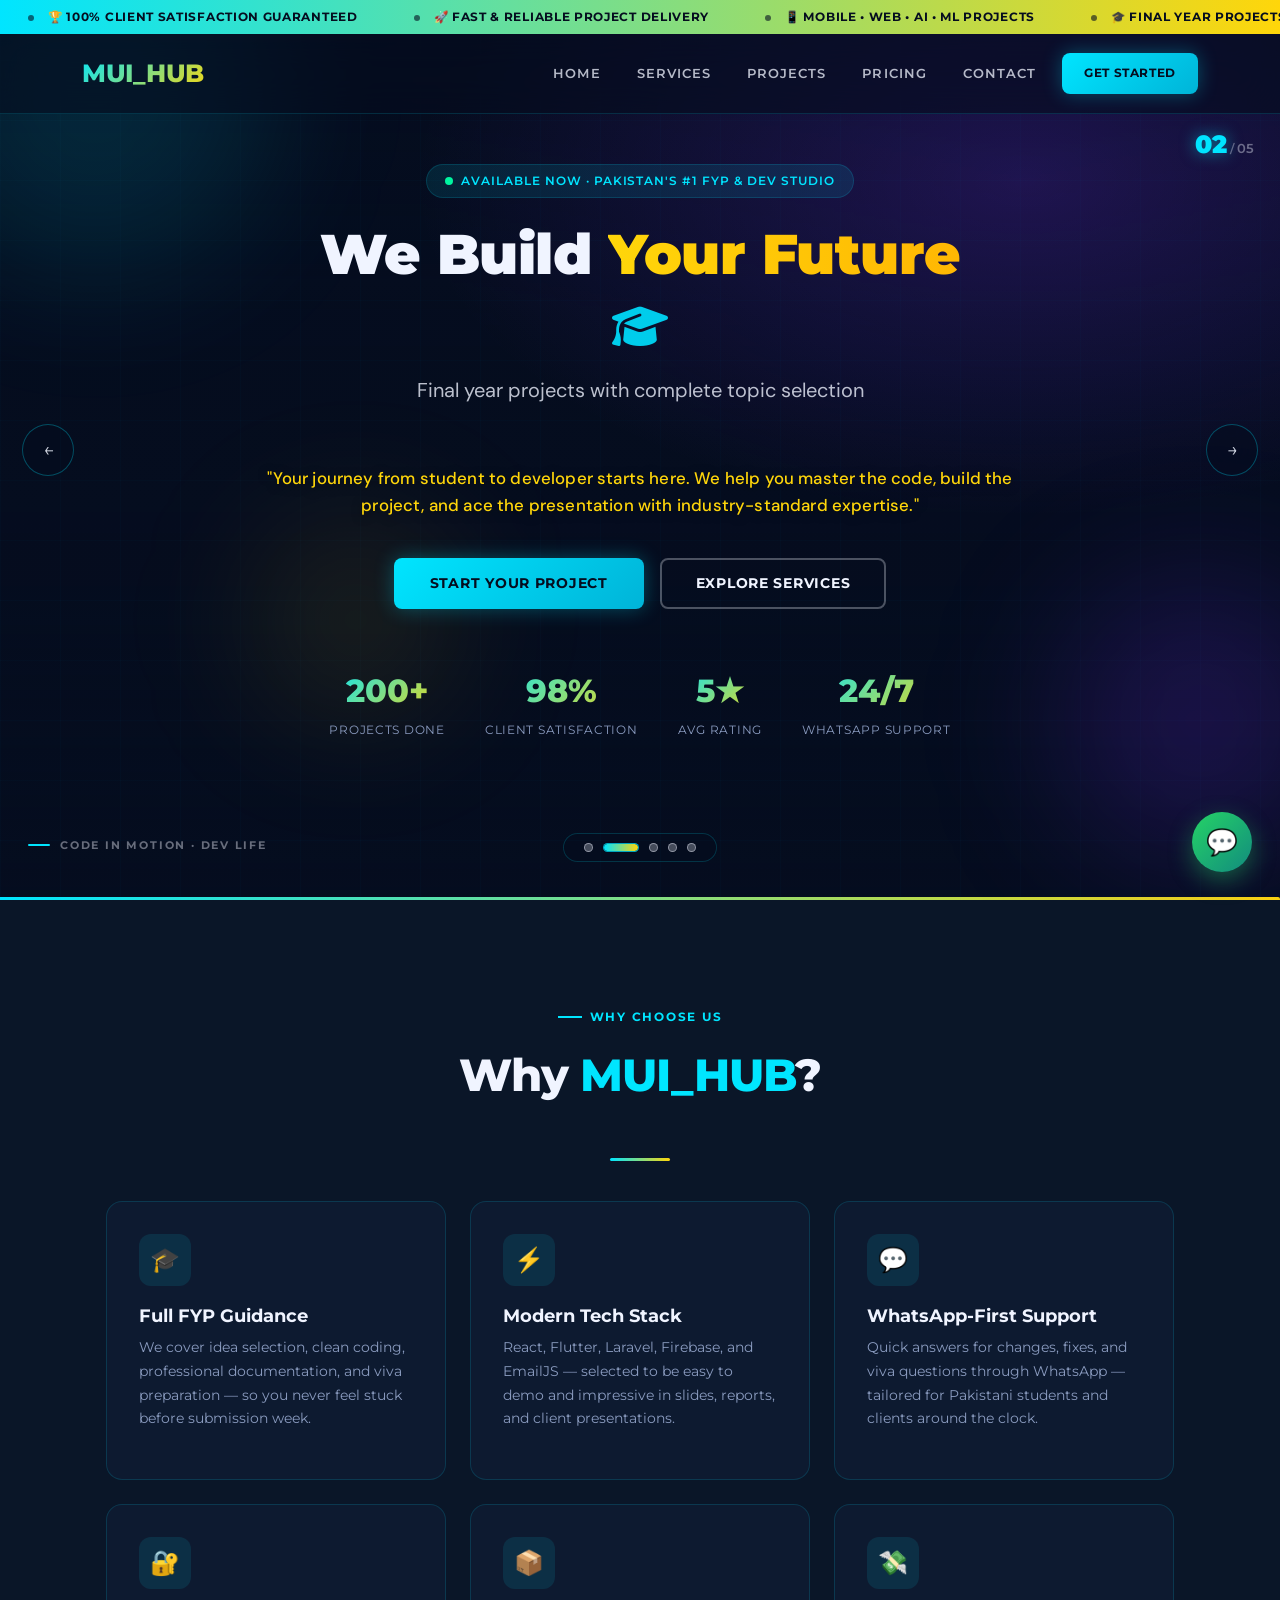
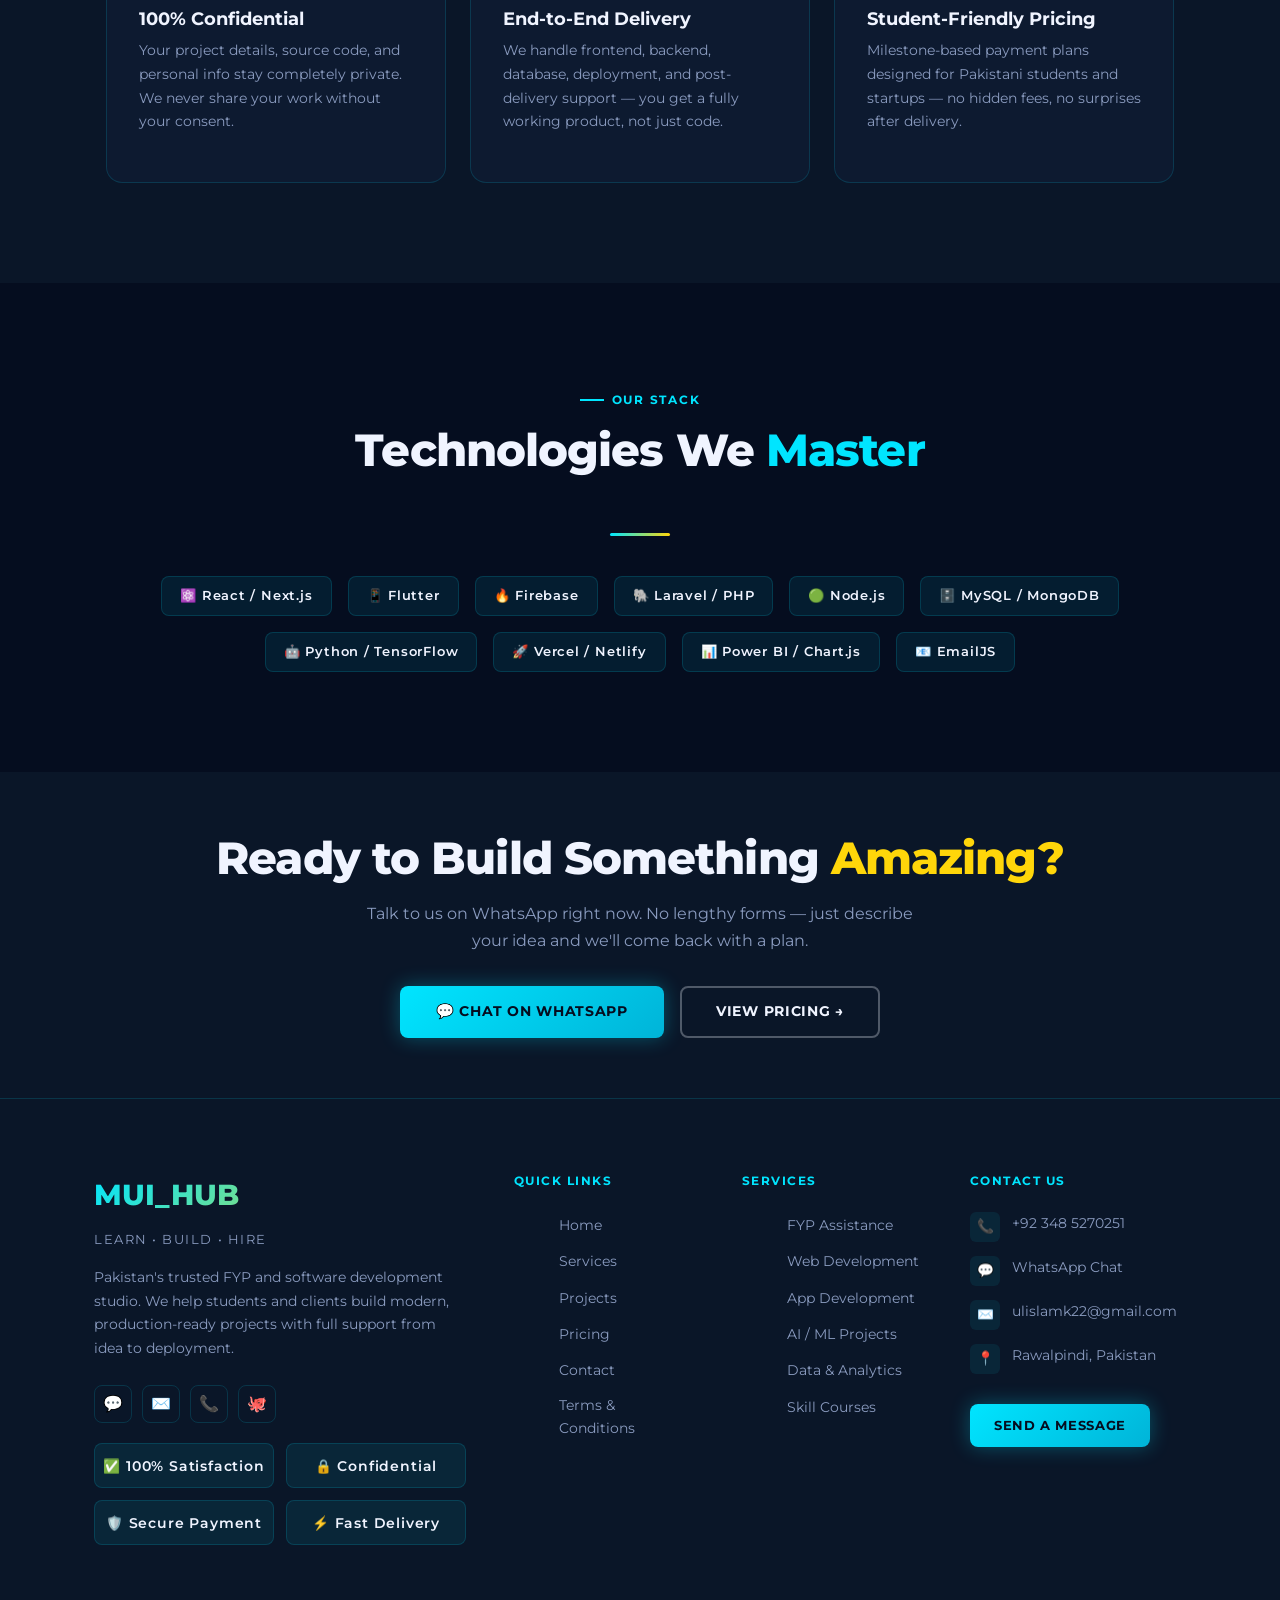
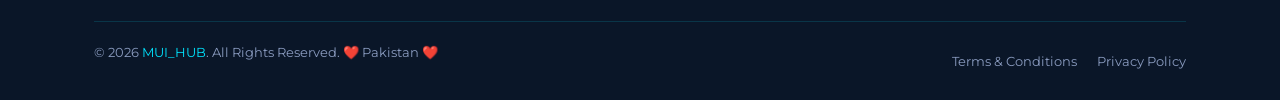
<file: index.html>
<!DOCTYPE html>
<html lang="en">
<head>
<meta charset="UTF-8">
<title>MUI_HUB – Learn • Build • Hire</title>
<meta name="viewport" content="width=device-width, initial-scale=1.0">
<meta name="description" content="MUI_HUB – Pakistan's top FYP, web & app development agency. We build your future with React, Flutter, Laravel & Firebase.">
<link href="https://cdn.jsdelivr.net/npm/bootstrap@5.3.3/dist/css/bootstrap.min.css" rel="stylesheet">
<link href="https://fonts.googleapis.com/css2?family=Montserrat:wght@400;600;700;800;900&family=DM+Sans:wght@300;400;500;600&display=swap" rel="stylesheet">
<link rel="stylesheet" href="https://unpkg.com/aos@2.3.4/dist/aos.css">
<link rel="stylesheet" href="style.css">

<style>
/* ══════════════════════════════════════════
   HERO SLIDER — COMPLETE SYSTEM
══════════════════════════════════════════ */
.hero { background: var(--navy) !important; overflow: hidden; }
.hero-bg { display: none !important; }

/* Slider container sits behind everything */
.hero-slider {
  position: absolute;
  inset: 0;
  z-index: 0;
  overflow: hidden;
}

/* Individual slides */
.slide {
  position: absolute;
  inset: 0;
  background-size: cover;
  background-position: center center;
  opacity: 0;
  transform: scale(1.08);
  transition: opacity 1.4s cubic-bezier(.4,0,.2,1),
              transform 8s cubic-bezier(.25,0,.1,1);
  will-change: opacity, transform;
}
.slide.active  { opacity: 1;  transform: scale(1); }
.slide.leaving { opacity: 0;  transform: scale(0.97);
                 transition: opacity 0.9s ease, transform 1.2s ease; }

/* Cinematic dark overlay — always readable */
.slide::after {
  content: '';
  position: absolute;
  inset: 0;
  z-index: 1;
  background: linear-gradient(
    180deg,
    rgba(5,13,31,0.68) 0%,
    rgba(5,13,31,0.35) 35%,
    rgba(5,13,31,0.40) 65%,
    rgba(5,13,31,0.82) 100%
  );
}

/* Per-slide colour accent (z:2, above the dark overlay) */
.slide::before {
  content: '';
  position: absolute;
  inset: 0;
  z-index: 2;
  pointer-events: none;
}

/* ── 5 Tech / workspace images ── */
.slide-1 { background-image: url('https://images.unsplash.com/photo-1451187580459-43490279c0fa?auto=format&fit=crop&w=2072&q=80'); }
.slide-1::before { background: radial-gradient(ellipse 70% 55% at 50% 5%,  rgba(0,229,255,0.20) 0%, transparent 68%); }

.slide-2 { background-image: url('https://images.unsplash.com/photo-1461749280684-dccba630e2f6?auto=format&fit=crop&w=2069&q=80'); }
.slide-2::before { background: radial-gradient(ellipse 70% 55% at 80% 20%, rgba(123,47,255,0.22) 0%, transparent 68%); }

.slide-3 { background-image: url('https://images.unsplash.com/photo-1517694712202-14dd9538aa97?auto=format&fit=crop&w=2070&q=80'); }
.slide-3::before { background: radial-gradient(ellipse 70% 55% at 20% 80%, rgba(0,245,160,0.16) 0%, transparent 68%); }

.slide-4 { background-image: url('https://images.unsplash.com/photo-1498050108023-c5249f4df085?auto=format&fit=crop&w=2072&q=80'); }
.slide-4::before { background: radial-gradient(ellipse 70% 55% at 50% 10%, rgba(0,229,255,0.18) 0%, transparent 68%); }

.slide-5 { background-image: url('https://images.unsplash.com/photo-1555066931-4365d14bab8c?auto=format&fit=crop&w=2070&q=80'); }
.slide-5::before { background: radial-gradient(ellipse 70% 55% at 65% 35%, rgba(255,214,10,0.14) 0%, transparent 68%); }

/* ══════════════════════════════════════════
   CONTROLS LAYER  (z:8 — above slides, below hero text)
══════════════════════════════════════════ */
.slider-controls {
  position: absolute;
  inset: 0;
  z-index: 8;
  pointer-events: none;
}

/* ── Arrow buttons ── */
.slider-arrow {
  position: absolute;
  top: 50%;
  transform: translateY(-50%);
  pointer-events: all;
  background: rgba(5,13,31,0.50);
  border: 1.5px solid rgba(0,229,255,0.30);
  backdrop-filter: blur(12px);
  -webkit-backdrop-filter: blur(12px);
  color: rgba(240,244,255,0.85);
  width: 52px;
  height: 52px;
  border-radius: 50%;
  display: flex;
  align-items: center;
  justify-content: center;
  cursor: pointer;
  font-size: 1.2rem;
  line-height: 1;
  padding: 0;
  outline: none;
  user-select: none;
  transition: all 0.3s ease;
}
.slider-arrow:hover {
  background: rgba(0,229,255,0.18);
  border-color: rgba(0,229,255,0.80);
  color: #fff;
  box-shadow: 0 0 24px rgba(0,229,255,0.45), inset 0 0 12px rgba(0,229,255,0.10);
  transform: translateY(-50%) scale(1.1);
}
.slider-arrow:active { transform: translateY(-50%) scale(0.95); }
.slider-arrow.prev { left: 22px; }
.slider-arrow.next { right: 22px; }

/* ── Dots pill (centred bottom) ── */
.slider-dots-row {
  position: absolute;
  bottom: 38px;
  left: 50%;
  transform: translateX(-50%);
  pointer-events: all;
  display: flex;
  align-items: center;
  gap: 10px;
  background: rgba(5,13,31,0.50);
  backdrop-filter: blur(12px);
  -webkit-backdrop-filter: blur(12px);
  border: 1px solid rgba(0,229,255,0.18);
  border-radius: 50px;
  padding: 9px 20px;
}

/* Individual dot */
.slider-dot {
  position: relative;
  width: 9px;
  height: 9px;
  border-radius: 50%;
  background: rgba(240,244,255,0.28);
  border: 1.5px solid rgba(240,244,255,0.45);
  cursor: pointer;
  padding: 0;
  outline: none;
  flex-shrink: 0;
  overflow: hidden;
  transition: all 0.4s cubic-bezier(.4,0,.2,1);
}
/* Outer glow ring on active */
.slider-dot::after {
  content: '';
  position: absolute;
  inset: -3px;
  border-radius: 50%;
  border: 2px solid transparent;
  transition: all 0.3s ease;
  pointer-events: none;
}
/* Active state — pill shape */
.slider-dot.active {
  width: 36px;
  border-radius: 6px;
  background: rgba(0,229,255,0.20);
  border-color: rgba(0,229,255,0.65);
}
.slider-dot.active::after {
  inset: -2px;
  border-color: rgba(0,229,255,0.90);
  border-radius: 8px;
  box-shadow: 0 0 12px rgba(0,229,255,0.55);
}
/* Inner progress fill */
.dot-fill {
  position: absolute;
  left: 0; top: 0; bottom: 0;
  width: 0%;
  background: linear-gradient(90deg, #00e5ff, #ffd60a);
  border-radius: 4px;
  pointer-events: none;
  transition: none;
}

/* ── Slide counter (top-right) ── */
.slide-counter {
  position: absolute;
  top: calc(34px + 82px + 16px);
  right: 26px;
  pointer-events: none;
  display: flex;
  align-items: baseline;
  gap: 3px;
  font-family: 'Montserrat', sans-serif;
}
.slide-counter .cur {
  font-size: 1.55rem;
  font-weight: 900;
  color: #00e5ff;
  line-height: 1;
  text-shadow: 0 0 16px rgba(0,229,255,0.55);
}
.slide-counter .sep {
  font-size: 0.75rem;
  font-weight: 600;
  color: rgba(240,244,255,0.35);
}
.slide-counter .tot {
  font-size: 0.82rem;
  font-weight: 600;
  color: rgba(240,244,255,0.40);
}

/* ── Caption (bottom-left) ── */
.slide-caption {
  position: absolute;
  bottom: 46px;
  left: 28px;
  pointer-events: none;
  display: flex;
  align-items: center;
  gap: 10px;
  opacity: 0;
  transform: translateX(-12px);
  transition: all 0.5s ease 0.35s;
}
.slide-caption.visible { opacity: 1; transform: translateX(0); }
.slide-caption .line {
  width: 22px; height: 2px;
  background: #00e5ff;
  border-radius: 1px;
  flex-shrink: 0;
}
.slide-caption .txt {
  font-family: 'Montserrat', sans-serif;
  font-size: 0.66rem;
  font-weight: 700;
  letter-spacing: 0.17em;
  text-transform: uppercase;
  color: rgba(240,244,255,0.42);
}

/* ── Bottom edge progress bar ── */
.slider-progress-bar {
  position: absolute;
  bottom: 0; left: 0;
  height: 3px;
  width: 0%;
  background: linear-gradient(90deg, #00e5ff 0%, #ffd60a 50%, #00e5ff 100%);
  background-size: 200% 100%;
  animation: pShimmer 2s linear infinite;
  pointer-events: none;
  border-radius: 0 2px 0 0;
}
@keyframes pShimmer {
  0%   { background-position: 0%   0%; }
  100% { background-position: 200% 0%; }
}

/* Hero content layers */
.hero-inner { position: relative; z-index: 5; }
.hero-grid  { z-index: 1; opacity: 0.55; }
.orb        { z-index: 2; }

/* ── FONT OVERRIDES ── */
body { font-family: 'Montserrat', sans-serif; }
h1,h2,h3,h4,h5,h6 { font-family:'Montserrat',sans-serif; overflow:visible !important; }
.hero h1,.hero-title { font-weight:900 !important; line-height:1.15 !important; }
#typing-text  { font-family:'DM Sans',sans-serif; font-weight:400; min-height:4rem; line-height:1.7; }
.hero-desc    { font-family:'DM Sans',sans-serif; }
.navbar-brand,.nav-link,.btn-primary,.btn-outline-light,.btn-gold,
.section-label,.footer-heading,.pricing-title,.stat-item .num {
  font-family:'Montserrat',sans-serif;
}

/* ── Mobile ── */
@media(max-width:576px){
  .slider-arrow  { display:none; }
  .slide-counter { display:none; }
  .slide-caption { left:14px; }
  .slider-dots-row { bottom:26px; padding:7px 14px; gap:8px; }
  .slider-dot { width:7px; height:7px; }
  .slider-dot.active { width:26px; }
}
</style>
</head>
<body>

<!-- ══════════════════════════════════════════════
     CRIME LINE — SCROLLING TICKER
══════════════════════════════════════════════ -->
<div class="ticker-wrap" aria-label="Announcements">
  <div class="ticker-track" id="ticker-track"></div>
</div>

<!-- ══════════════════════════════════════════════
     NAVBAR
══════════════════════════════════════════════ -->
<nav class="navbar navbar-expand-lg navbar-dark">
  <div class="container">
    <a class="navbar-brand" href="index.html">MUI_HUB</a>
    <button class="navbar-toggler border-0" type="button" data-bs-toggle="collapse" data-bs-target="#nav" aria-label="Toggle navigation">
      <span class="navbar-toggler-icon"></span>
    </button>
    <div class="collapse navbar-collapse" id="nav">
      <ul class="navbar-nav ms-auto align-items-center">
        <li class="nav-item"><a class="nav-link active" href="index.html">Home</a></li>
        <li class="nav-item"><a class="nav-link" href="services.html">Services</a></li>
        <li class="nav-item"><a class="nav-link" href="projects.html">Projects</a></li>
        <li class="nav-item"><a class="nav-link" href="pricing.html">Pricing</a></li>
        <li class="nav-item"><a class="nav-link" href="contact.html">Contact</a></li>
        <li class="nav-item ms-2">
          <a class="btn-primary" href="contact.html" style="padding:10px 22px;font-size:0.78rem;">Get Started</a>
        </li>
      </ul>
    </div>
  </div>
</nav>

<!-- ══════════════════════════════════════════════
     HERO  —  Background Slider
══════════════════════════════════════════════ -->
<section class="hero">

  <!-- ▶ BACKGROUND IMAGE SLIDER ◀ -->
  <div class="hero-slider" id="heroSlider">

    <div class="slide slide-1 active"></div>
    <div class="slide slide-2"></div>
    <div class="slide slide-3"></div>
    <div class="slide slide-4"></div>
    <div class="slide slide-5"></div>

    <div class="slider-controls">

      <!-- Left Arrow -->
      <button class="slider-arrow prev" id="sliderPrev" aria-label="Previous slide">&#8592;</button>

      <!-- Right Arrow -->
      <button class="slider-arrow next" id="sliderNext" aria-label="Next slide">&#8594;</button>

      <!-- Dots (injected by JS) -->
      <div class="slider-dots-row" id="sliderDots"></div>

      <!-- Counter top-right -->
      <div class="slide-counter">
        <span class="cur" id="slideCounterCur">01</span>
        <span class="sep">/</span>
        <span class="tot">05</span>
      </div>

      <!-- Caption bottom-left -->
      <div class="slide-caption visible" id="slideCaption">
        <span class="line"></span>
        <span class="txt" id="slideCaptionTxt">Earth from Space · NASA</span>
      </div>

      <!-- Bottom progress bar -->
      <div class="slider-progress-bar" id="sliderProgressBar"></div>

    </div>
  </div><!-- /hero-slider -->

  <!-- Floating orbs -->
  <div class="orb orb-1"></div>
  <div class="orb orb-2"></div>
  <div class="orb orb-3"></div>
  <!-- Grid overlay -->
  <div class="hero-grid"></div>

  <!-- ▶ HERO TEXT CONTENT ◀ -->
  <div class="hero-inner">
    <div class="hero-badge">
      <span class="pulse"></span>
      Available Now &middot; Pakistan's #1 FYP &amp; Dev Studio
    </div>

 <link rel="stylesheet" href="https://cdnjs.cloudflare.com/ajax/libs/font-awesome/6.4.2/css/all.min.css">
<h1 class="hero-title" style="display: block; text-align: center;">
  <div style="display: block; margin-bottom: 10px;">
    <span style="color:#f0f4ff;">We Build</span>
    <span class="line-gold">Your Future</span>
  </div>
  
  <span class="line-cyan" style="display: block; font-size: 0.8em; margin-top: 15px;">
    <i class="fa-solid fa-graduation-cap"></i>
  </span>
</h1>

    <p id="typing-text"></p>

    <p class="hero-desc">
      "Your journey from student to developer starts here. We help you master the code, build the project, and ace the presentation with industry-standard expertise."
    </p>

    <div class="hero-btns d-flex flex-wrap justify-content-center gap-3">
      <a href="contact.html" class="btn-primary">Start Your Project</a>
      <a href="services.html" class="btn-outline-light">Explore Services</a>
    </div>

    <div class="hero-stats">
      <div class="stat-item"><div class="num">200+</div><div class="lbl">Projects Done</div></div>
      <div class="stat-item"><div class="num">98%</div><div class="lbl">Client Satisfaction</div></div>
      <div class="stat-item"><div class="num">5★</div><div class="lbl">Avg Rating</div></div>
      <div class="stat-item"><div class="num">24/7</div><div class="lbl">WhatsApp Support</div></div>
    </div>
  </div>

</section>

<!-- ══════════════════════════════════════════════
     WHY MUI_HUB
══════════════════════════════════════════════ -->
<section class="section-dark">
  <div class="container-custom">
    <div class="text-center mb-2" data-aos="fade-up">
      <span class="section-label">Why Choose Us</span>
    </div>
    <h2 data-aos="fade-up">Why <span class="accent">MUI_HUB</span>?</h2>
    <div class="divider"></div>
    <div class="row g-4">
      <div class="col-md-4" data-aos="fade-up">
        <div class="card"><div class="card-body">
          <div class="card-icon">🎓</div>
          <h5>Full FYP Guidance</h5>
          <p>We cover idea selection, clean coding, professional documentation, and viva preparation — so you never feel stuck before submission week.</p>
        </div></div>
      </div>
      <div class="col-md-4" data-aos="fade-up" data-aos-delay="100">
        <div class="card"><div class="card-body">
          <div class="card-icon">⚡</div>
          <h5>Modern Tech Stack</h5>
          <p>React, Flutter, Laravel, Firebase, and EmailJS — selected to be easy to demo and impressive in slides, reports, and client presentations.</p>
        </div></div>
      </div>
      <div class="col-md-4" data-aos="fade-up" data-aos-delay="200">
        <div class="card"><div class="card-body">
          <div class="card-icon">💬</div>
          <h5>WhatsApp‑First Support</h5>
          <p>Quick answers for changes, fixes, and viva questions through WhatsApp — tailored for Pakistani students and clients around the clock.</p>
        </div></div>
      </div>
      <div class="col-md-4" data-aos="fade-up" data-aos-delay="80">
        <div class="card"><div class="card-body">
          <div class="card-icon">🔐</div>
          <h5>100% Confidential</h5>
          <p>Your project details, source code, and personal info stay completely private. We never share your work without your consent.</p>
        </div></div>
      </div>
      <div class="col-md-4" data-aos="fade-up" data-aos-delay="160">
        <div class="card"><div class="card-body">
          <div class="card-icon">📦</div>
          <h5>End‑to‑End Delivery</h5>
          <p>We handle frontend, backend, database, deployment, and post-delivery support — you get a fully working product, not just code.</p>
        </div></div>
      </div>
      <div class="col-md-4" data-aos="fade-up" data-aos-delay="240">
        <div class="card"><div class="card-body">
          <div class="card-icon">💸</div>
          <h5>Student‑Friendly Pricing</h5>
          <p>Milestone-based payment plans designed for Pakistani students and startups — no hidden fees, no surprises after delivery.</p>
        </div></div>
      </div>
    </div>
  </div>
</section>

<!-- ══════════════════════════════════════════════
     TECH STACK
══════════════════════════════════════════════ -->
<section class="section-darker">
  <div class="container-custom text-center">
    <div data-aos="fade-up"><span class="section-label">Our Stack</span></div>
    <h2 data-aos="fade-up">Technologies We <span class="accent">Master</span></h2>
    <div class="divider"></div>
    <div class="row g-3 justify-content-center" data-aos="fade-up" data-aos-delay="100">
      <div class="col-auto"><div class="footer-badge" style="font-size:0.82rem;padding:8px 18px;">⚛️ React / Next.js</div></div>
      <div class="col-auto"><div class="footer-badge" style="font-size:0.82rem;padding:8px 18px;">📱 Flutter</div></div>
      <div class="col-auto"><div class="footer-badge" style="font-size:0.82rem;padding:8px 18px;">🔥 Firebase</div></div>
      <div class="col-auto"><div class="footer-badge" style="font-size:0.82rem;padding:8px 18px;">🐘 Laravel / PHP</div></div>
      <div class="col-auto"><div class="footer-badge" style="font-size:0.82rem;padding:8px 18px;">🟢 Node.js</div></div>
      <div class="col-auto"><div class="footer-badge" style="font-size:0.82rem;padding:8px 18px;">🗄️ MySQL / MongoDB</div></div>
      <div class="col-auto"><div class="footer-badge" style="font-size:0.82rem;padding:8px 18px;">🤖 Python / TensorFlow</div></div>
      <div class="col-auto"><div class="footer-badge" style="font-size:0.82rem;padding:8px 18px;">🚀 Vercel / Netlify</div></div>
      <div class="col-auto"><div class="footer-badge" style="font-size:0.82rem;padding:8px 18px;">📊 Power BI / Chart.js</div></div>
      <div class="col-auto"><div class="footer-badge" style="font-size:0.82rem;padding:8px 18px;">📧 EmailJS</div></div>
    </div>
  </div>
</section>

<!-- ══════════════════════════════════════════════
     CTA BAND
══════════════════════════════════════════════ -->
<section class="section-dark" style="padding:60px 0;">
  <div class="container-custom text-center" data-aos="zoom-in">
    <h2 style="margin-bottom:1rem;">Ready to Build Something <span class="gold">Amazing?</span></h2>
    <p style="color:var(--muted);margin-bottom:2rem;max-width:560px;margin-left:auto;margin-right:auto;">
      Talk to us on WhatsApp right now. No lengthy forms — just describe your idea and we'll come back with a plan.
    </p>
    <div class="d-flex flex-wrap justify-content-center gap-3">
      <a href="https://wa.me/923485270251" target="_blank" class="btn-primary">💬 Chat on WhatsApp</a>
      <a href="pricing.html" class="btn-outline-light">View Pricing →</a>
    </div>
  </div>
</section>

<!-- ══════════════════════════════════════════════
     FOOTER
══════════════════════════════════════════════ -->
<footer class="footer">
  <div class="container-custom">
    <div class="footer-top">
      <div>
        <div class="footer-brand-name">MUI_HUB</div>
        <div class="footer-tagline">Learn • Build • Hire</div>
        <p class="footer-about">Pakistan's trusted FYP and software development studio. We help students and clients build modern, production-ready projects with full support from idea to deployment.</p>
        <div class="social-links">
          <a href="https://wa.me/923485270251" target="_blank" class="social-btn" title="WhatsApp">💬</a>
          <a href="mailto:ulislamk22@gmail.com" class="social-btn" title="Email">✉️</a>
          <a href="tel:+923485270251" class="social-btn" title="Call">📞</a>
          <a href="#" class="social-btn" title="GitHub">🐙</a>
        </div>
   <div class="footer-badges-grid">
    <span class="footer-badge">✅ 100% Satisfaction</span>
    <span class="footer-badge">🔒 Confidential</span>
    <span class="footer-badge">🛡️ Secure Payment</span>
    <span class="footer-badge">⚡ Fast Delivery</span>
</div>
      </div>
      <div>
        <div class="footer-heading">Quick Links</div>
        <ul class="footer-links">
          <li><a href="index.html">Home</a></li>
          <li><a href="services.html">Services</a></li>
          <li><a href="projects.html">Projects</a></li>
          <li><a href="pricing.html">Pricing</a></li>
          <li><a href="contact.html">Contact</a></li>
          <li><a href="terms.html">Terms &amp; Conditions</a></li>
        </ul>
      </div>
      <div>
        <div class="footer-heading">Services</div>
        <ul class="footer-links">
          <li><a href="services.html">FYP Assistance</a></li>
          <li><a href="services.html">Web Development</a></li>
          <li><a href="services.html">App Development</a></li>
          <li><a href="services.html">AI / ML Projects</a></li>
          <li><a href="services.html">Data &amp; Analytics</a></li>
          <li><a href="services.html">Skill Courses</a></li>
        </ul>
      </div>
      <div>
        <div class="footer-heading">Contact Us</div>
        <div class="contact-item"><div class="icon">📞</div><div><a href="tel:+923485270251">+92 348 5270251</a></div></div>
        <div class="contact-item"><div class="icon">💬</div><div><a href="https://wa.me/923485270251" target="_blank">WhatsApp Chat</a></div></div>
        <div class="contact-item"><div class="icon">✉️</div><div><a href="mailto:ulislamk22@gmail.com">ulislamk22@gmail.com</a></div></div>
        <div class="contact-item"><div class="icon">📍</div><div style="color:var(--muted);">Rawalpindi, Pakistan</div></div>
        <a href="contact.html" class="btn-primary mt-3" style="padding:11px 24px;font-size:0.8rem;display:inline-block;">Send a Message</a>
      </div>
    </div>
    <div class="footer-bottom">
      <p class="footer-copyright">© 2026 <span>MUI_HUB</span>. All Rights Reserved. ❤️ Pakistan ❤️</p>
      <div class="footer-legal">
        <a href="terms.html">Terms &amp; Conditions</a>
        <a href="contact.html">Privacy Policy</a>
      </div>
    </div>
  </div>
</footer>

<a href="https://wa.me/923485270251" target="_blank" class="whatsapp-btn" title="Chat on WhatsApp">💬</a>

<!-- ══════════════════════════════════════════════
     SCRIPTS
══════════════════════════════════════════════ -->
<script src="https://cdn.jsdelivr.net/npm/bootstrap@5.3.3/dist/js/bootstrap.bundle.min.js"></script>
<script src="https://unpkg.com/aos@2.3.4/dist/aos.js"></script>
<script>
AOS.init({ duration:750, once:true, offset:60 });

/* ── Navbar scroll ── */
window.addEventListener('scroll', () =>
  document.querySelector('.navbar').classList.toggle('scrolled', window.scrollY > 40)
);

/* ════════════════════════════════════════════════
   TICKER
════════════════════════════════════════════════ */
const TICKER_ITEMS = [
  "🏆 100% Client Satisfaction Guaranteed",
  "🚀 Fast & Reliable Project Delivery",
  "📱 Mobile • Web • AI • ML Projects",
  "🎓 Final Year Projects (FYP) Specialists",
  "💬 24/7 WhatsApp Support Available",
  "🔥 200+ Successful Projects Delivered",
  "⭐ 5-Star Rated by Students Across Pakistan",
  "💻 React • Flutter • Laravel • Firebase • Node.js",
  "🔒 100% Confidential & Secure",
  "📦 End-to-End Delivery — Idea to Deployment",
  "🎯 Viva Preparation & Documentation Included",
  "💸 Student-Friendly Milestone-Based Pricing",
  "🇵🇰 Proudly Serving Pakistan Since 2022",
  "🤝 500+ Happy Clients & Counting",
  "✅ Bug-Free Code or Free Revision",
];
(function buildTicker(){
  const track = document.getElementById('ticker-track');
  [...TICKER_ITEMS,...TICKER_ITEMS].forEach(txt => {
    const el = document.createElement('span');
    el.className = 'ticker-item';
    el.innerHTML = `<span class="dot"></span>${txt}`;
    track.appendChild(el);
  });
})();

/* ════════════════════════════════════════════════
   HERO BACKGROUND SLIDER
   • 5 slides auto-advance every 2 s
   • ← → arrow buttons  (click resets timer)
   • Dot pills — active one shows animated fill
   • Clicking any dot jumps to that slide
   • Slide counter top-right updates (01/05 …)
   • Caption label bottom-left fades per slide
   • Bottom progress bar fills each 2 s
   • Pauses on mouse hover over hero
   • Swipe-left / swipe-right on touch
   • Keyboard ← → supported
════════════════════════════════════════════════ */
(function initSlider(){

  const INTERVAL  = 2000;   // ms auto-advance
  const slides    = Array.from(document.querySelectorAll('.slide'));
  const dotsWrap  = document.getElementById('sliderDots');
  const prevBtn   = document.getElementById('sliderPrev');
  const nextBtn   = document.getElementById('sliderNext');
  const counterEl = document.getElementById('slideCounterCur');
  const capTxt    = document.getElementById('slideCaptionTxt');
  const capBox    = document.getElementById('slideCaption');
  const progBar   = document.getElementById('sliderProgressBar');

  const CAPTIONS = [
    "Earth from Space · NASA",
    "Code in Motion · Dev Life",
    "Laptop & Focus · Workspace",
    "Web Dev · Open Source",
    "Syntax Glow · Code Art",
  ];

  const TOTAL = slides.length;
  let current = 0;
  let timer   = null;
  let dots    = [];

  /* ─── Build dot buttons ─── */
  for (let i = 0; i < TOTAL; i++) {
    const btn = document.createElement('button');
    btn.className = 'slider-dot' + (i === 0 ? ' active' : '');
    btn.setAttribute('aria-label', `Go to slide ${i + 1}`);
    btn.innerHTML = '<span class="dot-fill"></span>';
    btn.addEventListener('click', () => goTo(i, true));
    dotsWrap.appendChild(btn);
    dots.push(btn);
  }

  /* ─── Activate slide by index ─── */
  function activate(idx) {
    const prev = current;

    // Deactivate old slide
    slides[prev].classList.remove('active');
    slides[prev].classList.add('leaving');
    dots[prev].classList.remove('active');
    // Kill fill animation on old dot
    const oldFill = dots[prev].querySelector('.dot-fill');
    oldFill.style.transition = 'none';
    oldFill.style.width = '0%';
    // Remove leaving class after transition
    setTimeout(() => slides[prev].classList.remove('leaving'), 1100);

    // Activate new slide
    current = ((idx % TOTAL) + TOTAL) % TOTAL;
    slides[current].classList.add('active');
    dots[current].classList.add('active');

    // Counter
    counterEl.textContent = String(current + 1).padStart(2, '0');

    // Caption fade-swap
    capBox.classList.remove('visible');
    setTimeout(() => {
      capTxt.textContent = CAPTIONS[current];
      capBox.classList.add('visible');
    }, 280);

    // Start dot fill
    startFill();
    // Start progress bar
    startProgress();
  }

  /* ─── Dot fill animation ─── */
  function startFill() {
    const fill = dots[current].querySelector('.dot-fill');
    fill.style.transition = 'none';
    fill.style.width = '0%';
    requestAnimationFrame(() => requestAnimationFrame(() => {
      fill.style.transition = `width ${INTERVAL}ms linear`;
      fill.style.width = '100%';
    }));
  }

  /* ─── Bottom progress bar ─── */
  function startProgress() {
    progBar.style.transition = 'none';
    progBar.style.width = '0%';
    requestAnimationFrame(() => requestAnimationFrame(() => {
      progBar.style.transition = `width ${INTERVAL}ms linear`;
      progBar.style.width = '100%';
    }));
  }

  /* ─── Navigate to specific slide ─── */
  function goTo(idx, resetTimer) {
    if (idx === current) return;
    activate(idx);
    if (resetTimer) {
      clearInterval(timer);
      scheduleAuto();
    }
  }

  /* ─── Auto-advance ─── */
  function scheduleAuto() {
    timer = setInterval(() => activate(current + 1), INTERVAL);
  }

  /* ─── Arrow buttons ─── */
  prevBtn.addEventListener('click', () => goTo(current - 1, true));
  nextBtn.addEventListener('click', () => goTo(current + 1, true));

  /* ─── Keyboard ─── */
  document.addEventListener('keydown', e => {
    if (e.key === 'ArrowLeft')  goTo(current - 1, true);
    if (e.key === 'ArrowRight') goTo(current + 1, true);
  });

  /* ─── Touch swipe ─── */
  let touchX = 0;
  const heroEl = document.querySelector('.hero');
  heroEl.addEventListener('touchstart', e => { touchX = e.touches[0].clientX; }, { passive: true });
  heroEl.addEventListener('touchend',   e => {
    const dx = e.changedTouches[0].clientX - touchX;
    if (Math.abs(dx) > 50) dx < 0 ? goTo(current + 1, true) : goTo(current - 1, true);
  }, { passive: true });

  /* ─── Pause on hover ─── */
  heroEl.addEventListener('mouseenter', () => clearInterval(timer));
  heroEl.addEventListener('mouseleave', () => { clearInterval(timer); scheduleAuto(); });

  /* ─── INIT ─── */
  startFill();
  startProgress();
  scheduleAuto();

})();

/* ════════════════════════════════════════════════
   TYPEWRITER
════════════════════════════════════════════════ */
const lines = [
  "Final year projects with complete topic selection, clean code, documentation, and viva preparation so you can present with full confidence.",
  "Modern websites and dashboards using React, Laravel, and Firebase that are responsive, fast, and ready to show in classroom demos and client meetings.",
  "Cross‑platform mobile apps using Flutter or React Native, connected to Firebase Auth, real‑time databases, and cloud storage.",
  "Skill‑based coaching where we explain every important part of the code — so you actually understand your project, not just memorise slides."
];
let li = 0, ci = 0;
const typEl = document.getElementById('typing-text');
function type(){
  typEl.textContent = lines[li].slice(0, ci); ci++;
  if (ci <= lines[li].length) setTimeout(type, 34);
  else setTimeout(erase, 1900);
}
function erase(){
  typEl.textContent = lines[li].slice(0, ci); ci--;
  if (ci >= 0) setTimeout(erase, 18);
  else { li = (li + 1) % lines.length; setTimeout(type, 400); }
}
type();
</script>
</body>
</html>
</file>
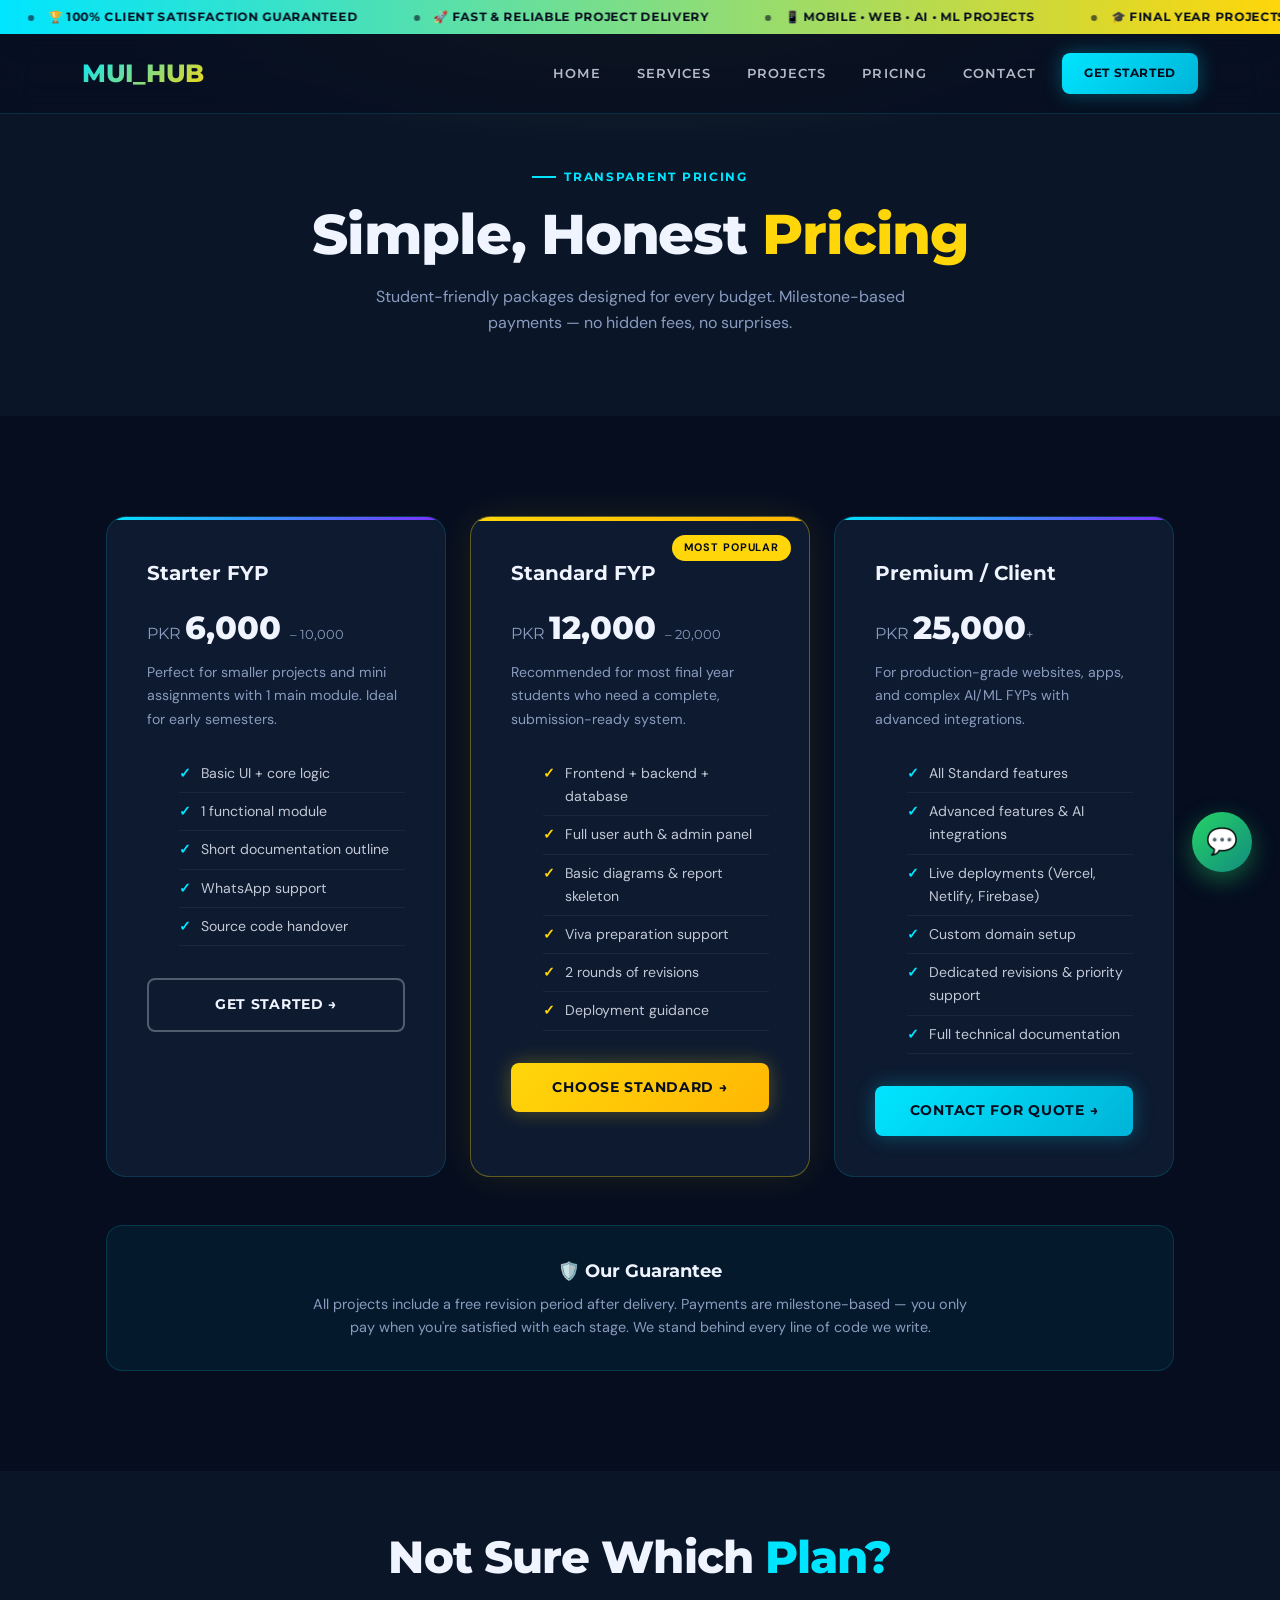
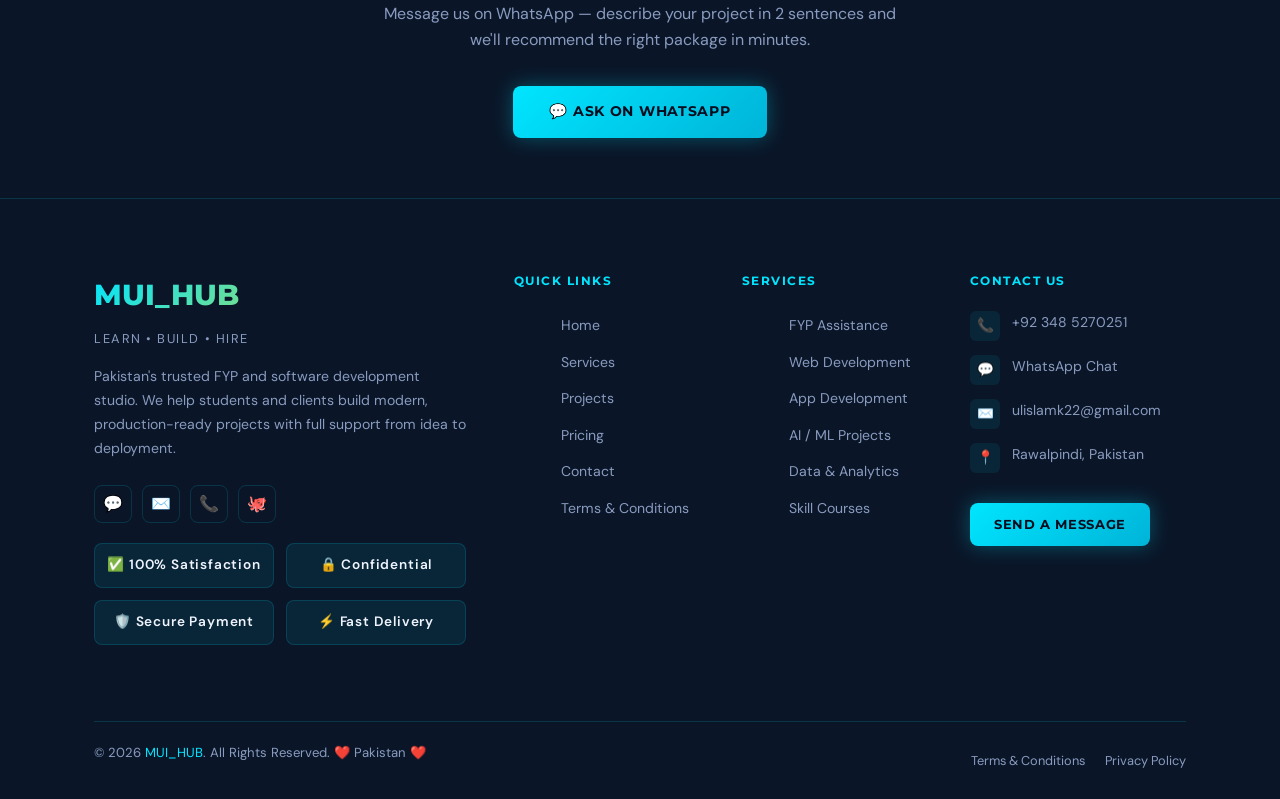
<file: pricing.html>
<!DOCTYPE html>
<html lang="en">
<head>
<meta charset="UTF-8">
<title>Pricing – MUI_HUB</title>
<meta name="viewport" content="width=device-width,initial-scale=1.0">
<meta name="description" content="MUI_HUB Pricing – Affordable FYP and development packages for Pakistani students and clients.">
<link href="https://cdn.jsdelivr.net/npm/bootstrap@5.3.3/dist/css/bootstrap.min.css" rel="stylesheet">
<link href="https://fonts.googleapis.com/css2?family=Montserrat:wght@400;600;700;800&family=DM+Sans:wght@300;400;500;600&display=swap" rel="stylesheet">
<link rel="stylesheet" href="https://unpkg.com/aos@2.3.4/dist/aos.css">
<link rel="stylesheet" href="style.css">
</head>
<body>

<!-- TICKER -->
<div class="ticker-wrap"><div class="ticker-track" id="ticker-track"></div></div>

<!-- NAVBAR -->
<nav class="navbar navbar-expand-lg navbar-dark">
  <div class="container">
    <a class="navbar-brand" href="index.html">MUI_HUB</a>
    <button class="navbar-toggler border-0" type="button" data-bs-toggle="collapse" data-bs-target="#nav"><span class="navbar-toggler-icon"></span></button>
    <div class="collapse navbar-collapse" id="nav">
      <ul class="navbar-nav ms-auto align-items-center">
        <li class="nav-item"><a class="nav-link" href="index.html">Home</a></li>
        <li class="nav-item"><a class="nav-link" href="services.html">Services</a></li>
        <li class="nav-item"><a class="nav-link" href="projects.html">Projects</a></li>
        <li class="nav-item"><a class="nav-link active" href="pricing.html">Pricing</a></li>
        <li class="nav-item"><a class="nav-link" href="contact.html">Contact</a></li>
        <li class="nav-item ms-2"><a class="btn-primary" href="contact.html" style="padding:10px 22px;font-size:0.78rem;">Get Started</a></li>
      </ul>
    </div>
  </div>
</nav>

<!-- PAGE HERO -->
<section style="padding:160px 0 80px;background:var(--navy2);position:relative;overflow:hidden;">
  <div style="position:absolute;inset:0;background:radial-gradient(ellipse 60% 50% at 50% 0%,rgba(255,214,10,0.08) 0%,transparent 70%);pointer-events:none;"></div>
  <div class="container-custom text-center" style="position:relative;z-index:2;">
    <span class="section-label" data-aos="fade-up">Transparent Pricing</span>
    <h1 style="font-family:'Montserrat',sans-serif;font-weight:800;font-size:clamp(2.2rem,5vw,3.5rem);letter-spacing:-0.02em;margin-bottom:1rem;" data-aos="fade-up" data-aos-delay="80">
      Simple, Honest <span style="color:var(--gold);">Pricing</span>
    </h1>
    <p style="color:var(--muted);max-width:600px;margin:0 auto;" data-aos="fade-up" data-aos-delay="160">
      Student-friendly packages designed for every budget. Milestone-based payments — no hidden fees, no surprises.
    </p>
  </div>
</section>

<!-- PRICING CARDS -->
<section class="section-darker">
  <div class="container-custom">
    <div class="row g-4 justify-content-center">

      <!-- STARTER -->
      <div class="col-md-4" data-aos="fade-up">
        <div class="pricing-card">
          <div class="pricing-title">Starter FYP</div>
          <div class="pricing-price">
            <span class="currency">PKR </span>6,000
            <span class="period"> – 10,000</span>
          </div>
          <div class="pricing-desc">Perfect for smaller projects and mini assignments with 1 main module. Ideal for early semesters.</div>
          <ul class="pricing-list">
            <li>Basic UI + core logic</li>
            <li>1 functional module</li>
            <li>Short documentation outline</li>
            <li>WhatsApp support</li>
            <li>Source code handover</li>
          </ul>
          <a href="contact.html" class="btn-outline-light" style="width:100%;text-align:center;display:block;padding:13px;">Get Started →</a>
        </div>
      </div>

      <!-- STANDARD (featured) -->
      <div class="col-md-4" data-aos="fade-up" data-aos-delay="80">
        <div class="pricing-card featured">
          <div class="pricing-badge">Most Popular</div>
          <div class="pricing-title">Standard FYP</div>
          <div class="pricing-price">
            <span class="currency">PKR </span>12,000
            <span class="period"> – 20,000</span>
          </div>
          <div class="pricing-desc">Recommended for most final year students who need a complete, submission-ready system.</div>
          <ul class="pricing-list">
            <li class="gold">Frontend + backend + database</li>
            <li class="gold">Full user auth & admin panel</li>
            <li class="gold">Basic diagrams & report skeleton</li>
            <li class="gold">Viva preparation support</li>
            <li class="gold">2 rounds of revisions</li>
            <li class="gold">Deployment guidance</li>
          </ul>
          <a href="contact.html" class="btn-gold" style="width:100%;text-align:center;display:block;padding:13px;">Choose Standard →</a>
        </div>
      </div>

      <!-- PREMIUM -->
      <div class="col-md-4" data-aos="fade-up" data-aos-delay="160">
        <div class="pricing-card">
          <div class="pricing-title">Premium / Client</div>
          <div class="pricing-price">
            <span class="currency">PKR </span>25,000<span class="period">+</span>
          </div>
          <div class="pricing-desc">For production-grade websites, apps, and complex AI/ML FYPs with advanced integrations.</div>
          <ul class="pricing-list">
            <li>All Standard features</li>
            <li>Advanced features & AI integrations</li>
            <li>Live deployments (Vercel, Netlify, Firebase)</li>
            <li>Custom domain setup</li>
            <li>Dedicated revisions & priority support</li>
            <li>Full technical documentation</li>
          </ul>
          <a href="contact.html" class="btn-primary" style="width:100%;text-align:center;display:block;padding:13px;">Contact for Quote →</a>
        </div>
      </div>

    </div>

    <!-- guarantee band -->
    <div class="row mt-5" data-aos="fade-up">
      <div class="col-12">
        <div style="background:rgba(0,229,255,0.06);border:1px solid var(--border);border-radius:16px;padding:30px;text-align:center;">
          <p style="font-family:'Montserrat',sans-serif;font-weight:700;font-size:1.1rem;color:var(--white);margin-bottom:8px;">🛡️ Our Guarantee</p>
          <p style="color:var(--muted);margin:0;font-size:0.9rem;max-width:680px;margin:0 auto;">All projects include a free revision period after delivery. Payments are milestone-based — you only pay when you're satisfied with each stage. We stand behind every line of code we write.</p>
        </div>
      </div>
    </div>
  </div>
</section>

<!-- FAQ TEASER -->
<section class="section-dark" style="padding:60px 0;">
  <div class="container-custom text-center" data-aos="zoom-in">
    <h2 style="margin-bottom:1rem;">Not Sure Which <span class="accent">Plan?</span></h2>
    <p style="color:var(--muted);margin-bottom:2rem;max-width:520px;margin-left:auto;margin-right:auto;">Message us on WhatsApp — describe your project in 2 sentences and we'll recommend the right package in minutes.</p>
    <a href="https://wa.me/923485270251" target="_blank" class="btn-primary">💬 Ask on WhatsApp</a>
  </div>
</section>
<footer class="footer">
  <div class="container-custom">
    <div class="footer-top">
      <div>
        <div class="footer-brand-name">MUI_HUB</div>
        <div class="footer-tagline">Learn • Build • Hire</div>
        <p class="footer-about">Pakistan's trusted FYP and software development studio. We help students and clients build modern, production-ready projects with full support from idea to deployment.</p>
        <div class="social-links">
          <a href="https://wa.me/923485270251" target="_blank" class="social-btn" title="WhatsApp">💬</a>
          <a href="mailto:ulislamk22@gmail.com" class="social-btn" title="Email">✉️</a>
          <a href="tel:+923485270251" class="social-btn" title="Call">📞</a>
          <a href="#" class="social-btn" title="GitHub">🐙</a>
        </div>
   <div class="footer-badges-grid">
    <span class="footer-badge">✅ 100% Satisfaction</span>
    <span class="footer-badge">🔒 Confidential</span>
    <span class="footer-badge">🛡️ Secure Payment</span>
    <span class="footer-badge">⚡ Fast Delivery</span>
</div>
      </div>
      <div>
        <div class="footer-heading">Quick Links</div>
        <ul class="footer-links">
          <li><a href="index.html">Home</a></li>
          <li><a href="services.html">Services</a></li>
          <li><a href="projects.html">Projects</a></li>
          <li><a href="pricing.html">Pricing</a></li>
          <li><a href="contact.html">Contact</a></li>
          <li><a href="terms.html">Terms &amp; Conditions</a></li>
        </ul>
      </div>
      <div>
        <div class="footer-heading">Services</div>
        <ul class="footer-links">
          <li><a href="services.html">FYP Assistance</a></li>
          <li><a href="services.html">Web Development</a></li>
          <li><a href="services.html">App Development</a></li>
          <li><a href="services.html">AI / ML Projects</a></li>
          <li><a href="services.html">Data &amp; Analytics</a></li>
          <li><a href="services.html">Skill Courses</a></li>
        </ul>
      </div>
      <div>
        <div class="footer-heading">Contact Us</div>
        <div class="contact-item"><div class="icon">📞</div><div><a href="tel:+923485270251">+92 348 5270251</a></div></div>
        <div class="contact-item"><div class="icon">💬</div><div><a href="https://wa.me/923485270251" target="_blank">WhatsApp Chat</a></div></div>
        <div class="contact-item"><div class="icon">✉️</div><div><a href="mailto:ulislamk22@gmail.com">ulislamk22@gmail.com</a></div></div>
        <div class="contact-item"><div class="icon">📍</div><div style="color:var(--muted);">Rawalpindi, Pakistan</div></div>
        <a href="contact.html" class="btn-primary mt-3" style="padding:11px 24px;font-size:0.8rem;display:inline-block;">Send a Message</a>
      </div>
    </div>
    <div class="footer-bottom">
      <p class="footer-copyright">© 2026 <span>MUI_HUB</span>. All Rights Reserved. ❤️ Pakistan ❤️</p>
      <div class="footer-legal">
        <a href="terms.html">Terms &amp; Conditions</a>
        <a href="contact.html">Privacy Policy</a>
      </div>
    </div>
  </div>
</footer>

<a href="https://wa.me/923485270251" target="_blank" class="whatsapp-btn">💬</a>

<script src="https://cdn.jsdelivr.net/npm/bootstrap@5.3.3/dist/js/bootstrap.bundle.min.js"></script>
<script src="https://unpkg.com/aos@2.3.4/dist/aos.js"></script>
<script>
AOS.init({duration:750,once:true,offset:60});
window.addEventListener('scroll',()=>document.querySelector('.navbar').classList.toggle('scrolled',window.scrollY>40));
const TICKER_ITEMS=["🏆 100% Client Satisfaction Guaranteed","🚀 Fast & Reliable Project Delivery","📱 Mobile • Web • AI • ML Projects","🎓 Final Year Projects (FYP) Specialists","💬 24/7 WhatsApp Support Available","🔥 200+ Successful Projects Delivered","⭐ 5-Star Rated by Students Across Pakistan","💻 React • Flutter • Laravel • Firebase • Node.js","🔒 100% Confidential & Secure","📦 End-to-End Delivery — Idea to Deployment","🎯 Viva Preparation & Documentation Included","💸 Student-Friendly Milestone-Based Pricing","🇵🇰 Proudly Serving Pakistan Since 2022","🤝 500+ Happy Clients & Counting","✅ Bug-Free Code or Free Revision"];
function buildTicker(){const t=document.getElementById('ticker-track');[...TICKER_ITEMS,...TICKER_ITEMS].forEach(txt=>{const e=document.createElement('span');e.className='ticker-item';e.innerHTML=`<span class="dot"></span>${txt}`;t.appendChild(e);})}buildTicker();
</script>
</body>
</html>
</file>
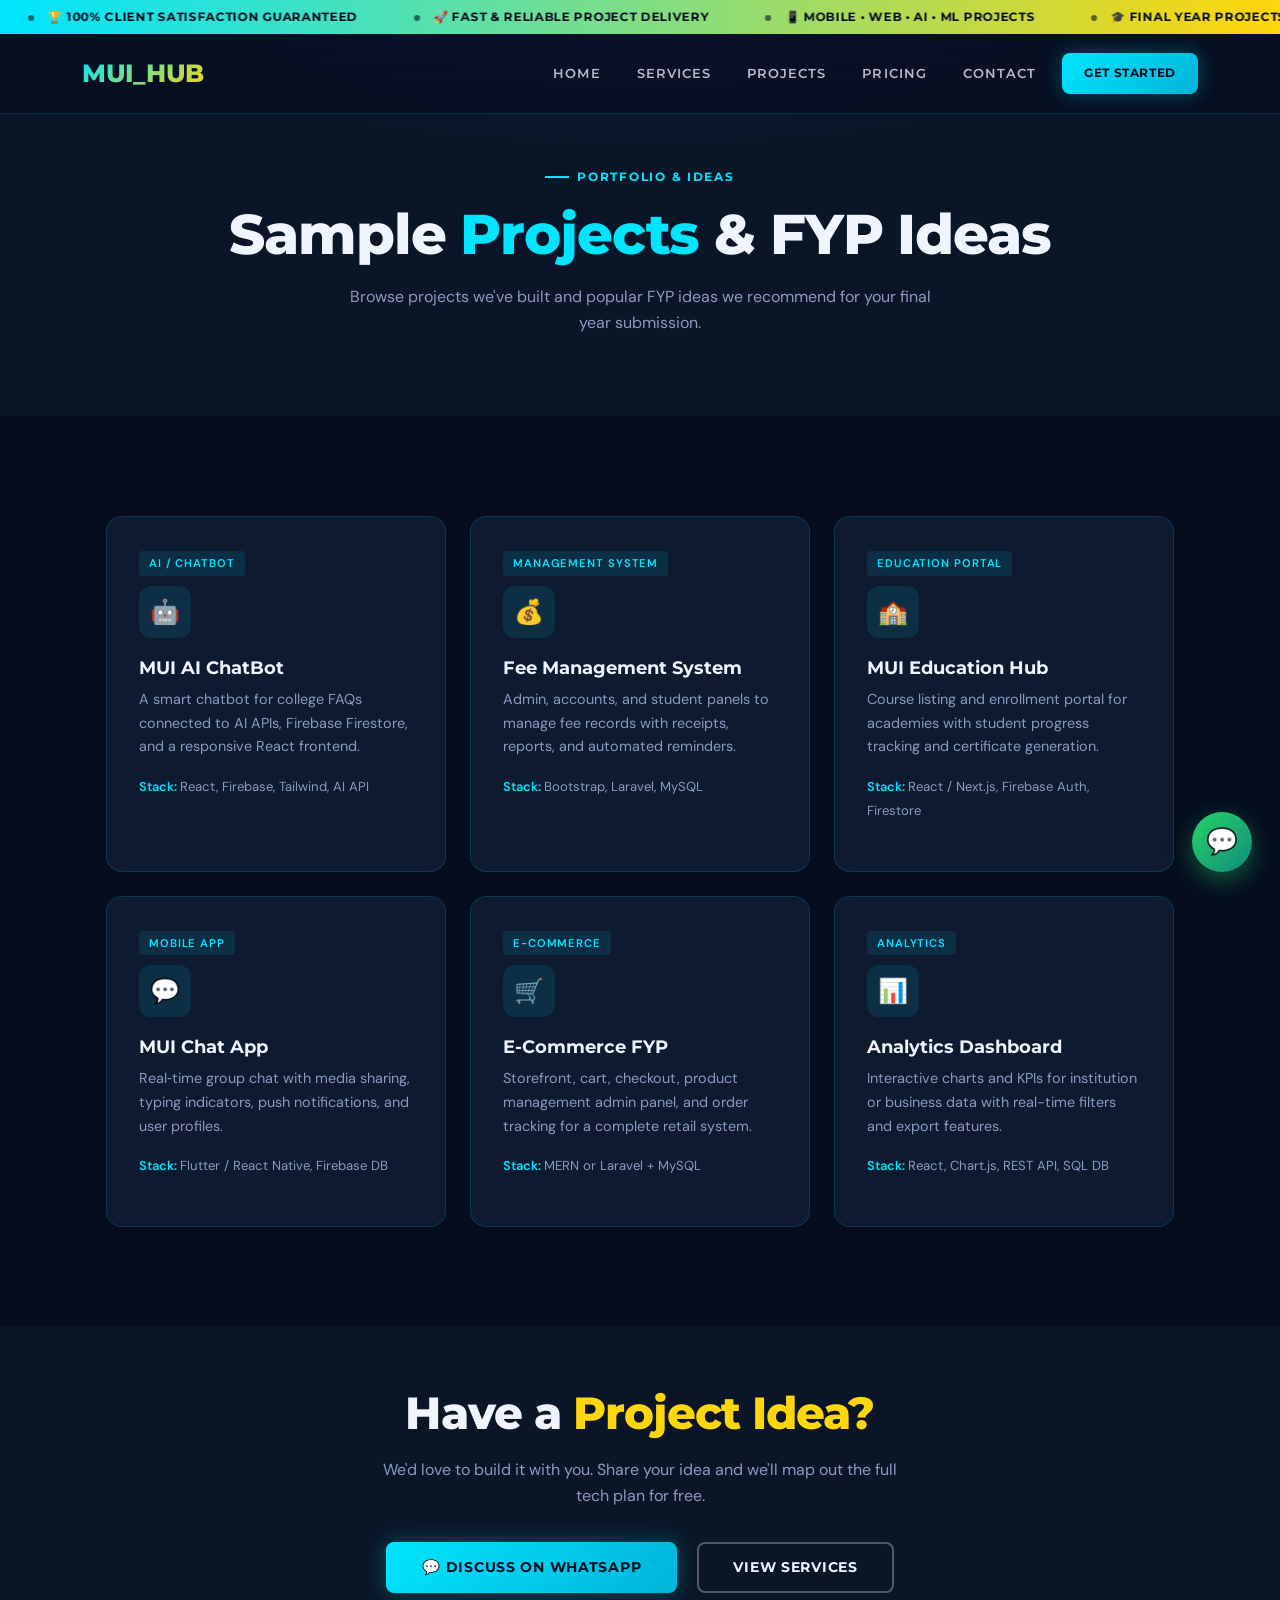
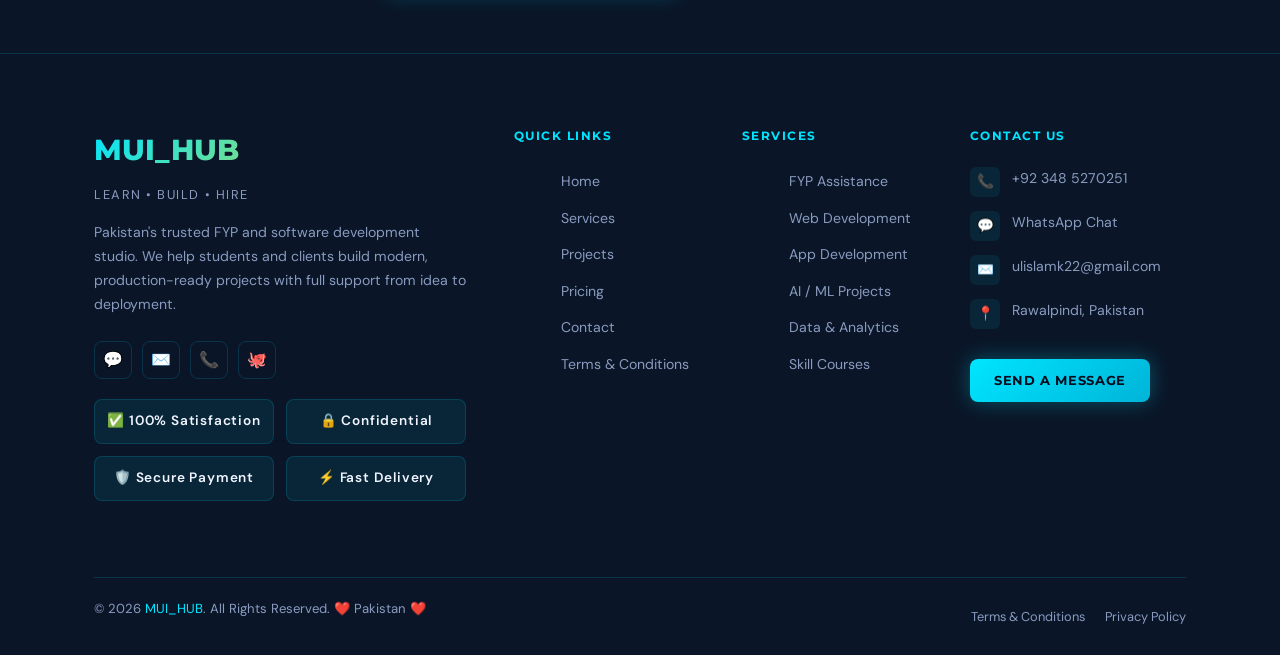
<file: projects.html>
<!DOCTYPE html>
<html lang="en">
<head>
<meta charset="UTF-8">
<title>Projects – MUI_HUB</title>
<meta name="viewport" content="width=device-width,initial-scale=1.0">
<meta name="description" content="MUI_HUB Projects – Sample FYP ideas and real projects built with React, Flutter, Firebase and more.">
<link href="https://cdn.jsdelivr.net/npm/bootstrap@5.3.3/dist/css/bootstrap.min.css" rel="stylesheet">
<link href="https://fonts.googleapis.com/css2?family=Montserrat:wght@400;600;700;800&family=DM+Sans:wght@300;400;500;600&display=swap" rel="stylesheet">
<link rel="stylesheet" href="https://unpkg.com/aos@2.3.4/dist/aos.css">
<link rel="stylesheet" href="style.css">
</head>
<body>

<!-- TICKER -->
<div class="ticker-wrap"><div class="ticker-track" id="ticker-track"></div></div>

<!-- NAVBAR -->
<nav class="navbar navbar-expand-lg navbar-dark">
  <div class="container">
    <a class="navbar-brand" href="index.html">MUI_HUB</a>
    <button class="navbar-toggler border-0" type="button" data-bs-toggle="collapse" data-bs-target="#nav"><span class="navbar-toggler-icon"></span></button>
    <div class="collapse navbar-collapse" id="nav">
      <ul class="navbar-nav ms-auto align-items-center">
        <li class="nav-item"><a class="nav-link" href="index.html">Home</a></li>
        <li class="nav-item"><a class="nav-link" href="services.html">Services</a></li>
        <li class="nav-item"><a class="nav-link active" href="projects.html">Projects</a></li>
        <li class="nav-item"><a class="nav-link" href="pricing.html">Pricing</a></li>
        <li class="nav-item"><a class="nav-link" href="contact.html">Contact</a></li>
        <li class="nav-item ms-2"><a class="btn-primary" href="contact.html" style="padding:10px 22px;font-size:0.78rem;">Get Started</a></li>
      </ul>
    </div>
  </div>
</nav>

<!-- PAGE HERO -->
<section style="padding:160px 0 80px;background:var(--navy2);position:relative;overflow:hidden;">
  <div style="position:absolute;inset:0;background:radial-gradient(ellipse 60% 50% at 50% 0%,rgba(123,47,255,0.1) 0%,transparent 70%);pointer-events:none;"></div>
  <div class="container-custom text-center" style="position:relative;z-index:2;">
    <span class="section-label" data-aos="fade-up">Portfolio & Ideas</span>
    <h1 style="font-family:'Montserrat',sans-serif;font-weight:800;font-size:clamp(2.2rem,5vw,3.5rem);letter-spacing:-0.02em;margin-bottom:1rem;" data-aos="fade-up" data-aos-delay="80">
      Sample <span style="color:var(--cyan);">Projects</span> & FYP Ideas
    </h1>
    <p style="color:var(--muted);max-width:600px;margin:0 auto;" data-aos="fade-up" data-aos-delay="160">
      Browse projects we've built and popular FYP ideas we recommend for your final year submission.
    </p>
  </div>
</section>

<!-- PROJECTS GRID -->
<section class="section-darker">
  <div class="container-custom">
    <div class="row g-4">

      <div class="col-md-6 col-lg-4" data-aos="fade-up">
        <div class="card">
          <div class="card-body">
            <div class="card-tag">AI / Chatbot</div>
            <div class="card-icon">🤖</div>
            <h5>MUI AI ChatBot</h5>
            <p>A smart chatbot for college FAQs connected to AI APIs, Firebase Firestore, and a responsive React frontend.</p>
            <p style="margin-top:10px;"><span style="color:var(--cyan);font-size:0.8rem;font-weight:600;">Stack: </span><span style="color:var(--muted);font-size:0.82rem;">React, Firebase, Tailwind, AI API</span></p>
          </div>
        </div>
      </div>

      <div class="col-md-6 col-lg-4" data-aos="fade-up" data-aos-delay="80">
        <div class="card">
          <div class="card-body">
            <div class="card-tag">Management System</div>
            <div class="card-icon">💰</div>
            <h5>Fee Management System</h5>
            <p>Admin, accounts, and student panels to manage fee records with receipts, reports, and automated reminders.</p>
            <p style="margin-top:10px;"><span style="color:var(--cyan);font-size:0.8rem;font-weight:600;">Stack: </span><span style="color:var(--muted);font-size:0.82rem;">Bootstrap, Laravel, MySQL</span></p>
          </div>
        </div>
      </div>

      <div class="col-md-6 col-lg-4" data-aos="fade-up" data-aos-delay="160">
        <div class="card">
          <div class="card-body">
            <div class="card-tag">Education Portal</div>
            <div class="card-icon">🏫</div>
            <h5>MUI Education Hub</h5>
            <p>Course listing and enrollment portal for academies with student progress tracking and certificate generation.</p>
            <p style="margin-top:10px;"><span style="color:var(--cyan);font-size:0.8rem;font-weight:600;">Stack: </span><span style="color:var(--muted);font-size:0.82rem;">React / Next.js, Firebase Auth, Firestore</span></p>
          </div>
        </div>
      </div>

      <div class="col-md-6 col-lg-4" data-aos="fade-up" data-aos-delay="200">
        <div class="card">
          <div class="card-body">
            <div class="card-tag">Mobile App</div>
            <div class="card-icon">💬</div>
            <h5>MUI Chat App</h5>
            <p>Real‑time group chat with media sharing, typing indicators, push notifications, and user profiles.</p>
            <p style="margin-top:10px;"><span style="color:var(--cyan);font-size:0.8rem;font-weight:600;">Stack: </span><span style="color:var(--muted);font-size:0.82rem;">Flutter / React Native, Firebase DB</span></p>
          </div>
        </div>
      </div>

      <div class="col-md-6 col-lg-4" data-aos="fade-up" data-aos-delay="240">
        <div class="card">
          <div class="card-body">
            <div class="card-tag">E-Commerce</div>
            <div class="card-icon">🛒</div>
            <h5>E‑Commerce FYP</h5>
            <p>Storefront, cart, checkout, product management admin panel, and order tracking for a complete retail system.</p>
            <p style="margin-top:10px;"><span style="color:var(--cyan);font-size:0.8rem;font-weight:600;">Stack: </span><span style="color:var(--muted);font-size:0.82rem;">MERN or Laravel + MySQL</span></p>
          </div>
        </div>
      </div>

      <div class="col-md-6 col-lg-4" data-aos="fade-up" data-aos-delay="280">
        <div class="card">
          <div class="card-body">
            <div class="card-tag">Analytics</div>
            <div class="card-icon">📊</div>
            <h5>Analytics Dashboard</h5>
            <p>Interactive charts and KPIs for institution or business data with real-time filters and export features.</p>
            <p style="margin-top:10px;"><span style="color:var(--cyan);font-size:0.8rem;font-weight:600;">Stack: </span><span style="color:var(--muted);font-size:0.82rem;">React, Chart.js, REST API, SQL DB</span></p>
          </div>
        </div>
      </div>

    </div>
  </div>
</section>

<!-- CTA -->
<section class="section-dark" style="padding:60px 0;">
  <div class="container-custom text-center" data-aos="zoom-in">
    <h2 style="margin-bottom:1rem;">Have a <span class="gold">Project Idea?</span></h2>
    <p style="color:var(--muted);margin-bottom:2rem;max-width:520px;margin-left:auto;margin-right:auto;">We'd love to build it with you. Share your idea and we'll map out the full tech plan for free.</p>
    <a href="https://wa.me/923485270251" target="_blank" class="btn-primary me-3">💬 Discuss on WhatsApp</a>
    <a href="services.html" class="btn-outline-light">View Services</a>
  </div>
</section>
<footer class="footer">
  <div class="container-custom">
    <div class="footer-top">
      <div>
        <div class="footer-brand-name">MUI_HUB</div>
        <div class="footer-tagline">Learn • Build • Hire</div>
        <p class="footer-about">Pakistan's trusted FYP and software development studio. We help students and clients build modern, production-ready projects with full support from idea to deployment.</p>
        <div class="social-links">
          <a href="https://wa.me/923485270251" target="_blank" class="social-btn" title="WhatsApp">💬</a>
          <a href="mailto:ulislamk22@gmail.com" class="social-btn" title="Email">✉️</a>
          <a href="tel:+923485270251" class="social-btn" title="Call">📞</a>
          <a href="#" class="social-btn" title="GitHub">🐙</a>
        </div>
   <div class="footer-badges-grid">
    <span class="footer-badge">✅ 100% Satisfaction</span>
    <span class="footer-badge">🔒 Confidential</span>
    <span class="footer-badge">🛡️ Secure Payment</span>
    <span class="footer-badge">⚡ Fast Delivery</span>
</div>
      </div>
      <div>
        <div class="footer-heading">Quick Links</div>
        <ul class="footer-links">
          <li><a href="index.html">Home</a></li>
          <li><a href="services.html">Services</a></li>
          <li><a href="projects.html">Projects</a></li>
          <li><a href="pricing.html">Pricing</a></li>
          <li><a href="contact.html">Contact</a></li>
          <li><a href="terms.html">Terms &amp; Conditions</a></li>
        </ul>
      </div>
      <div>
        <div class="footer-heading">Services</div>
        <ul class="footer-links">
          <li><a href="services.html">FYP Assistance</a></li>
          <li><a href="services.html">Web Development</a></li>
          <li><a href="services.html">App Development</a></li>
          <li><a href="services.html">AI / ML Projects</a></li>
          <li><a href="services.html">Data &amp; Analytics</a></li>
          <li><a href="services.html">Skill Courses</a></li>
        </ul>
      </div>
      <div>
        <div class="footer-heading">Contact Us</div>
        <div class="contact-item"><div class="icon">📞</div><div><a href="tel:+923485270251">+92 348 5270251</a></div></div>
        <div class="contact-item"><div class="icon">💬</div><div><a href="https://wa.me/923485270251" target="_blank">WhatsApp Chat</a></div></div>
        <div class="contact-item"><div class="icon">✉️</div><div><a href="mailto:ulislamk22@gmail.com">ulislamk22@gmail.com</a></div></div>
        <div class="contact-item"><div class="icon">📍</div><div style="color:var(--muted);">Rawalpindi, Pakistan</div></div>
        <a href="contact.html" class="btn-primary mt-3" style="padding:11px 24px;font-size:0.8rem;display:inline-block;">Send a Message</a>
      </div>
    </div>
    <div class="footer-bottom">
      <p class="footer-copyright">© 2026 <span>MUI_HUB</span>. All Rights Reserved. ❤️ Pakistan ❤️</p>
      <div class="footer-legal">
        <a href="terms.html">Terms &amp; Conditions</a>
        <a href="contact.html">Privacy Policy</a>
      </div>
    </div>
  </div>
</footer>
<a href="https://wa.me/923485270251" target="_blank" class="whatsapp-btn">💬</a>

<script src="https://cdn.jsdelivr.net/npm/bootstrap@5.3.3/dist/js/bootstrap.bundle.min.js"></script>
<script src="https://unpkg.com/aos@2.3.4/dist/aos.js"></script>
<script>
AOS.init({duration:750,once:true,offset:60});
window.addEventListener('scroll',()=>document.querySelector('.navbar').classList.toggle('scrolled',window.scrollY>40));
const TICKER_ITEMS=["🏆 100% Client Satisfaction Guaranteed","🚀 Fast & Reliable Project Delivery","📱 Mobile • Web • AI • ML Projects","🎓 Final Year Projects (FYP) Specialists","💬 24/7 WhatsApp Support Available","🔥 200+ Successful Projects Delivered","⭐ 5-Star Rated by Students Across Pakistan","💻 React • Flutter • Laravel • Firebase • Node.js","🔒 100% Confidential & Secure","📦 End-to-End Delivery — Idea to Deployment","🎯 Viva Preparation & Documentation Included","💸 Student-Friendly Milestone-Based Pricing","🇵🇰 Proudly Serving Pakistan Since 2022","🤝 500+ Happy Clients & Counting","✅ Bug-Free Code or Free Revision"];
function buildTicker(){const t=document.getElementById('ticker-track');[...TICKER_ITEMS,...TICKER_ITEMS].forEach(txt=>{const e=document.createElement('span');e.className='ticker-item';e.innerHTML=`<span class="dot"></span>${txt}`;t.appendChild(e);})}buildTicker();
</script>
</body>
</html>
</file>
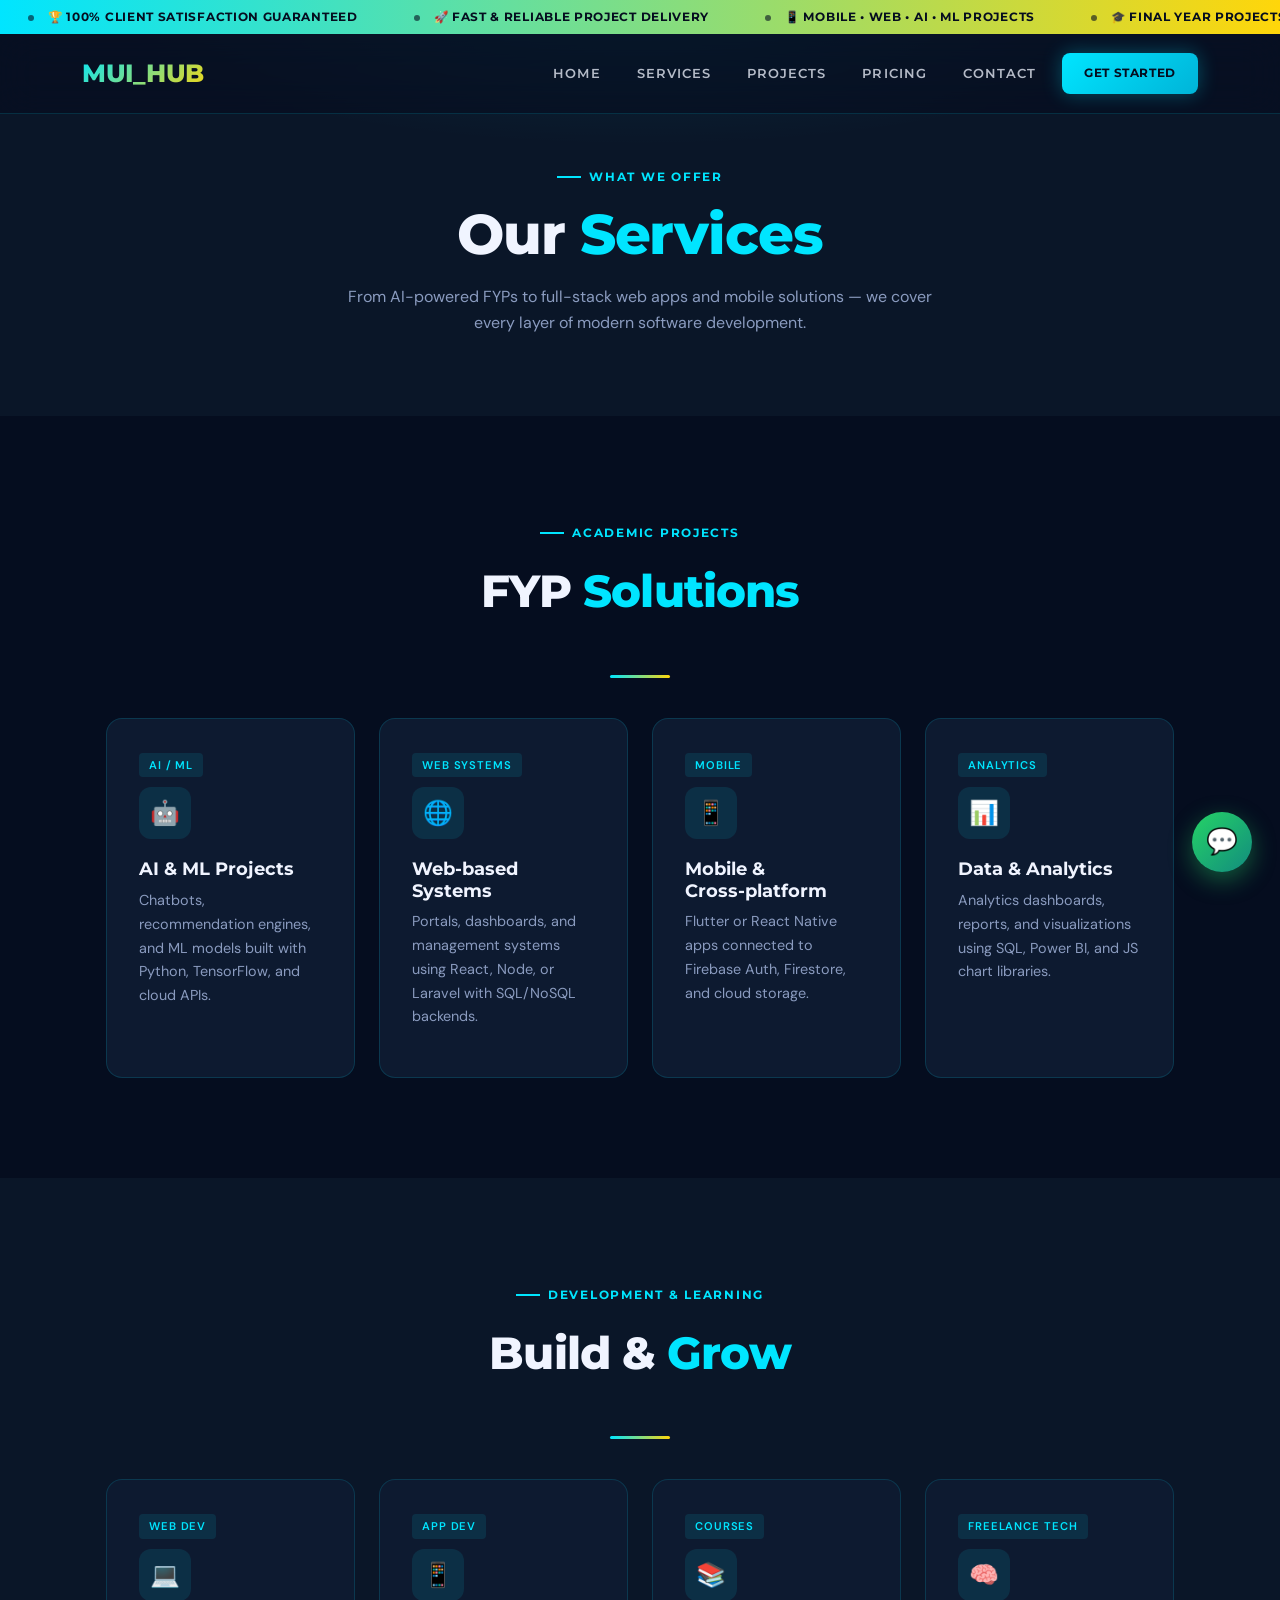
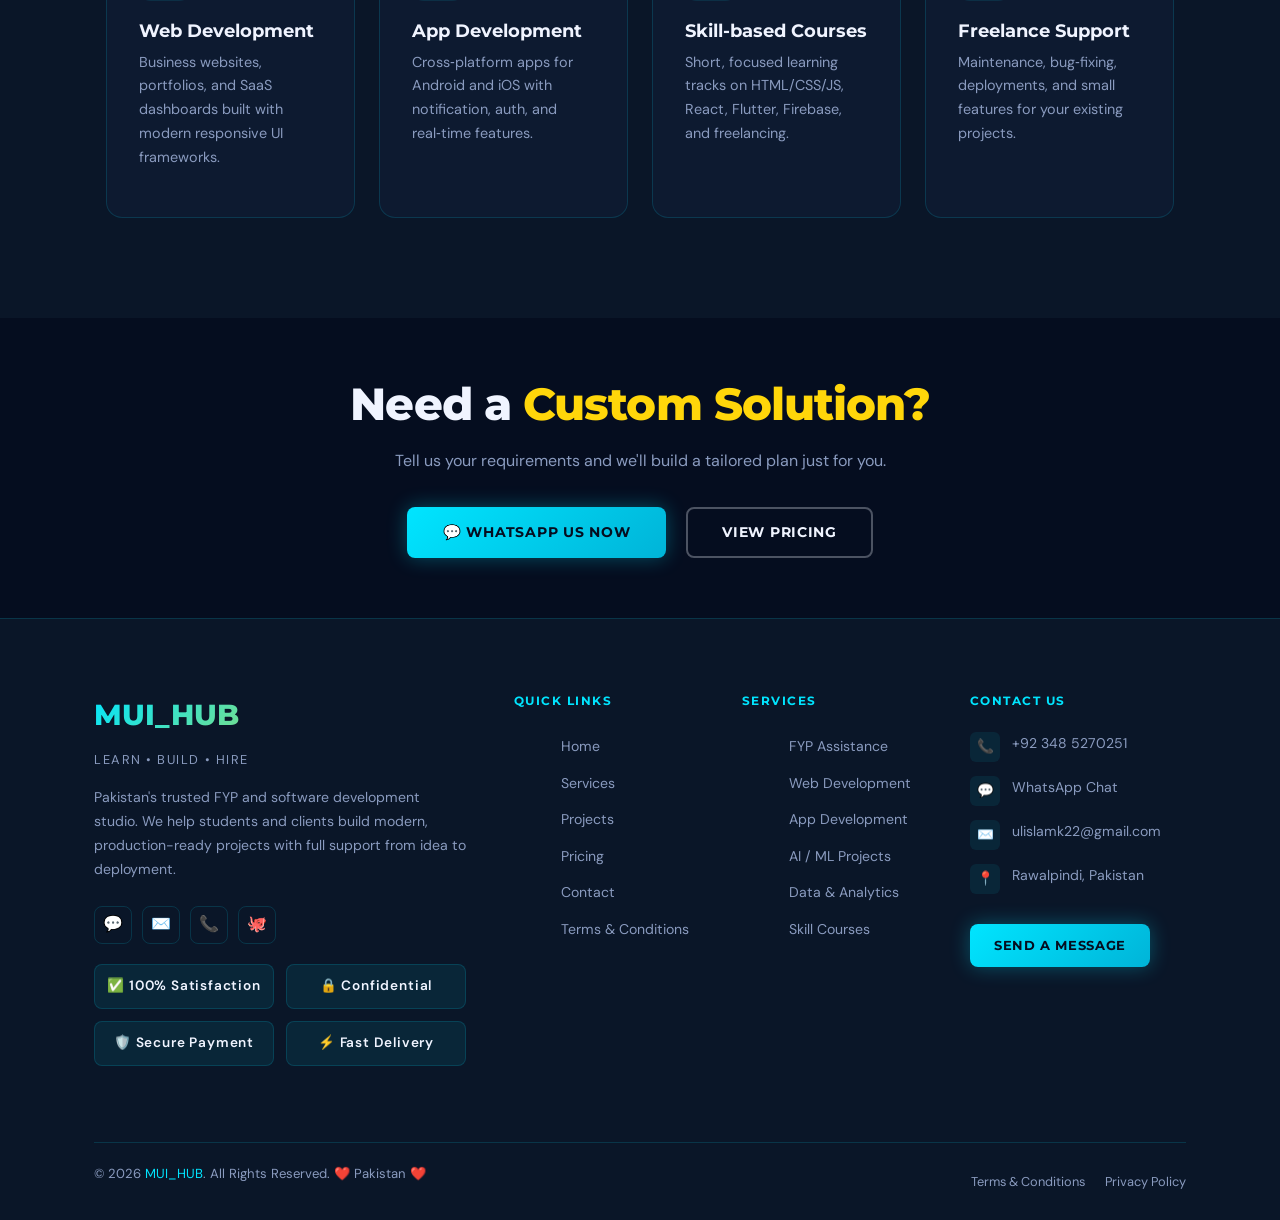
<file: services.html>
<!DOCTYPE html>
<html lang="en">
<head>
<meta charset="UTF-8">
<title>Services – MUI_HUB</title>
<meta name="viewport" content="width=device-width,initial-scale=1.0">
<meta name="description" content="MUI_HUB Services – FYP Assistance, Web, App, AI/ML Development and Skill Courses in Pakistan.">
<link href="https://cdn.jsdelivr.net/npm/bootstrap@5.3.3/dist/css/bootstrap.min.css" rel="stylesheet">
<link href="https://fonts.googleapis.com/css2?family=Montserrat:wght@400;600;700;800&family=DM+Sans:wght@300;400;500;600&display=swap" rel="stylesheet">
<link rel="stylesheet" href="https://unpkg.com/aos@2.3.4/dist/aos.css">
<link rel="stylesheet" href="style.css">
</head>
<body>

<!-- TICKER -->
<div class="ticker-wrap"><div class="ticker-track" id="ticker-track"></div></div>

<!-- NAVBAR -->
<nav class="navbar navbar-expand-lg navbar-dark">
  <div class="container">
    <a class="navbar-brand" href="index.html">MUI_HUB</a>
    <button class="navbar-toggler border-0" type="button" data-bs-toggle="collapse" data-bs-target="#nav"><span class="navbar-toggler-icon"></span></button>
    <div class="collapse navbar-collapse" id="nav">
      <ul class="navbar-nav ms-auto align-items-center">
        <li class="nav-item"><a class="nav-link" href="index.html">Home</a></li>
        <li class="nav-item"><a class="nav-link active" href="services.html">Services</a></li>
        <li class="nav-item"><a class="nav-link" href="projects.html">Projects</a></li>
        <li class="nav-item"><a class="nav-link" href="pricing.html">Pricing</a></li>
        <li class="nav-item"><a class="nav-link" href="contact.html">Contact</a></li>
        <li class="nav-item ms-2"><a class="btn-primary" href="contact.html" style="padding:10px 22px;font-size:0.78rem;">Get Started</a></li>
      </ul>
    </div>
  </div>
</nav>

<!-- PAGE HERO -->
<section style="padding:160px 0 80px;background:var(--navy2);position:relative;overflow:hidden;">
  <div style="position:absolute;inset:0;background:radial-gradient(ellipse 60% 50% at 50% 0%,rgba(0,229,255,0.1) 0%,transparent 70%);pointer-events:none;"></div>
  <div class="container-custom text-center" style="position:relative;z-index:2;">
    <span class="section-label" data-aos="fade-up">What We Offer</span>
    <h1 style="font-family:'Montserrat',sans-serif;font-weight:800;font-size:clamp(2.2rem,5vw,3.5rem);letter-spacing:-0.02em;margin-bottom:1rem;" data-aos="fade-up" data-aos-delay="80">
      Our <span style="color:var(--cyan);">Services</span>
    </h1>
    <p style="color:var(--muted);max-width:600px;margin:0 auto;" data-aos="fade-up" data-aos-delay="160">
      From AI-powered FYPs to full-stack web apps and mobile solutions — we cover every layer of modern software development.
    </p>
  </div>
</section>

<!-- FYP SERVICES -->
<section class="section-darker">
  <div class="container-custom">
    <div class="text-center mb-2" data-aos="fade-up"><span class="section-label">Academic Projects</span></div>
    <h2 data-aos="fade-up">FYP <span class="accent">Solutions</span></h2>
    <div class="divider"></div>
    <div class="row g-4">
      <div class="col-md-6 col-lg-3" data-aos="fade-up">
        <div class="card">
          <div class="card-body">
            <div class="card-tag">AI / ML</div>
            <div class="card-icon">🤖</div>
            <h5>AI & ML Projects</h5>
            <p>Chatbots, recommendation engines, and ML models built with Python, TensorFlow, and cloud APIs.</p>
          </div>
        </div>
      </div>
      <div class="col-md-6 col-lg-3" data-aos="fade-up" data-aos-delay="80">
        <div class="card">
          <div class="card-body">
            <div class="card-tag">Web Systems</div>
            <div class="card-icon">🌐</div>
            <h5>Web‑based Systems</h5>
            <p>Portals, dashboards, and management systems using React, Node, or Laravel with SQL/NoSQL backends.</p>
          </div>
        </div>
      </div>
      <div class="col-md-6 col-lg-3" data-aos="fade-up" data-aos-delay="160">
        <div class="card">
          <div class="card-body">
            <div class="card-tag">Mobile</div>
            <div class="card-icon">📱</div>
            <h5>Mobile & Cross‑platform</h5>
            <p>Flutter or React Native apps connected to Firebase Auth, Firestore, and cloud storage.</p>
          </div>
        </div>
      </div>
      <div class="col-md-6 col-lg-3" data-aos="fade-up" data-aos-delay="240">
        <div class="card">
          <div class="card-body">
            <div class="card-tag">Analytics</div>
            <div class="card-icon">📊</div>
            <h5>Data & Analytics</h5>
            <p>Analytics dashboards, reports, and visualizations using SQL, Power BI, and JS chart libraries.</p>
          </div>
        </div>
      </div>
    </div>
  </div>
</section>

<!-- DEV & LEARNING -->
<section class="section-dark">
  <div class="container-custom">
    <div class="text-center mb-2" data-aos="fade-up"><span class="section-label">Development & Learning</span></div>
    <h2 data-aos="fade-up">Build & <span class="accent">Grow</span></h2>
    <div class="divider"></div>
    <div class="row g-4">
      <div class="col-md-6 col-lg-3" data-aos="fade-up">
        <div class="card">
          <div class="card-body">
            <div class="card-tag">Web Dev</div>
            <div class="card-icon">💻</div>
            <h5>Web Development</h5>
            <p>Business websites, portfolios, and SaaS dashboards built with modern responsive UI frameworks.</p>
          </div>
        </div>
      </div>
      <div class="col-md-6 col-lg-3" data-aos="fade-up" data-aos-delay="80">
        <div class="card">
          <div class="card-body">
            <div class="card-tag">App Dev</div>
            <div class="card-icon">📱</div>
            <h5>App Development</h5>
            <p>Cross‑platform apps for Android and iOS with notification, auth, and real‑time features.</p>
          </div>
        </div>
      </div>
      <div class="col-md-6 col-lg-3" data-aos="fade-up" data-aos-delay="160">
        <div class="card">
          <div class="card-body">
            <div class="card-tag">Courses</div>
            <div class="card-icon">📚</div>
            <h5>Skill‑based Courses</h5>
            <p>Short, focused learning tracks on HTML/CSS/JS, React, Flutter, Firebase, and freelancing.</p>
          </div>
        </div>
      </div>
      <div class="col-md-6 col-lg-3" data-aos="fade-up" data-aos-delay="240">
        <div class="card">
          <div class="card-body">
            <div class="card-tag">Freelance Tech</div>
            <div class="card-icon">🧠</div>
            <h5>Freelance Support</h5>
            <p>Maintenance, bug‑fixing, deployments, and small features for your existing projects.</p>
          </div>
        </div>
      </div>
    </div>
  </div>
</section>

<!-- CTA -->
<section class="section-darker" style="padding:60px 0;">
  <div class="container-custom text-center" data-aos="zoom-in">
    <h2 style="margin-bottom:1rem;">Need a <span class="gold">Custom Solution?</span></h2>
    <p style="color:var(--muted);margin-bottom:2rem;max-width:520px;margin-left:auto;margin-right:auto;">Tell us your requirements and we'll build a tailored plan just for you.</p>
    <a href="https://wa.me/923485270251" target="_blank" class="btn-primary me-3">💬 WhatsApp Us Now</a>
    <a href="pricing.html" class="btn-outline-light">View Pricing</a>
  </div>
</section>


<footer class="footer">
  <div class="container-custom">
    <div class="footer-top">
      <div>
        <div class="footer-brand-name">MUI_HUB</div>
        <div class="footer-tagline">Learn • Build • Hire</div>
        <p class="footer-about">Pakistan's trusted FYP and software development studio. We help students and clients build modern, production-ready projects with full support from idea to deployment.</p>
        <div class="social-links">
          <a href="https://wa.me/923485270251" target="_blank" class="social-btn" title="WhatsApp">💬</a>
          <a href="mailto:ulislamk22@gmail.com" class="social-btn" title="Email">✉️</a>
          <a href="tel:+923485270251" class="social-btn" title="Call">📞</a>
          <a href="#" class="social-btn" title="GitHub">🐙</a>
        </div>
   <div class="footer-badges-grid">
    <span class="footer-badge">✅ 100% Satisfaction</span>
    <span class="footer-badge">🔒 Confidential</span>
    <span class="footer-badge">🛡️ Secure Payment</span>
    <span class="footer-badge">⚡ Fast Delivery</span>
</div>
      </div>
      <div>
        <div class="footer-heading">Quick Links</div>
        <ul class="footer-links">
          <li><a href="index.html">Home</a></li>
          <li><a href="services.html">Services</a></li>
          <li><a href="projects.html">Projects</a></li>
          <li><a href="pricing.html">Pricing</a></li>
          <li><a href="contact.html">Contact</a></li>
          <li><a href="terms.html">Terms &amp; Conditions</a></li>
        </ul>
      </div>
      <div>
        <div class="footer-heading">Services</div>
        <ul class="footer-links">
          <li><a href="services.html">FYP Assistance</a></li>
          <li><a href="services.html">Web Development</a></li>
          <li><a href="services.html">App Development</a></li>
          <li><a href="services.html">AI / ML Projects</a></li>
          <li><a href="services.html">Data &amp; Analytics</a></li>
          <li><a href="services.html">Skill Courses</a></li>
        </ul>
      </div>
      <div>
        <div class="footer-heading">Contact Us</div>
        <div class="contact-item"><div class="icon">📞</div><div><a href="tel:+923485270251">+92 348 5270251</a></div></div>
        <div class="contact-item"><div class="icon">💬</div><div><a href="https://wa.me/923485270251" target="_blank">WhatsApp Chat</a></div></div>
        <div class="contact-item"><div class="icon">✉️</div><div><a href="mailto:ulislamk22@gmail.com">ulislamk22@gmail.com</a></div></div>
        <div class="contact-item"><div class="icon">📍</div><div style="color:var(--muted);">Rawalpindi, Pakistan</div></div>
        <a href="contact.html" class="btn-primary mt-3" style="padding:11px 24px;font-size:0.8rem;display:inline-block;">Send a Message</a>
      </div>
    </div>
    <div class="footer-bottom">
      <p class="footer-copyright">© 2026 <span>MUI_HUB</span>. All Rights Reserved. ❤️ Pakistan ❤️</p>
      <div class="footer-legal">
        <a href="terms.html">Terms &amp; Conditions</a>
        <a href="contact.html">Privacy Policy</a>
      </div>
    </div>
  </div>
</footer>
<a href="https://wa.me/923485270251" target="_blank" class="whatsapp-btn">💬</a>

<script src="https://cdn.jsdelivr.net/npm/bootstrap@5.3.3/dist/js/bootstrap.bundle.min.js"></script>
<script src="https://unpkg.com/aos@2.3.4/dist/aos.js"></script>
<script>
AOS.init({duration:750,once:true,offset:60});
window.addEventListener('scroll',()=>document.querySelector('.navbar').classList.toggle('scrolled',window.scrollY>40));
const TICKER_ITEMS=["🏆 100% Client Satisfaction Guaranteed","🚀 Fast & Reliable Project Delivery","📱 Mobile • Web • AI • ML Projects","🎓 Final Year Projects (FYP) Specialists","💬 24/7 WhatsApp Support Available","🔥 200+ Successful Projects Delivered","⭐ 5-Star Rated by Students Across Pakistan","💻 React • Flutter • Laravel • Firebase • Node.js","🔒 100% Confidential & Secure","📦 End-to-End Delivery — Idea to Deployment","🎯 Viva Preparation & Documentation Included","💸 Student-Friendly Milestone-Based Pricing","🇵🇰 Proudly Serving Pakistan Since 2022","🤝 500+ Happy Clients & Counting","✅ Bug-Free Code or Free Revision"];
function buildTicker(){const t=document.getElementById('ticker-track');[...TICKER_ITEMS,...TICKER_ITEMS].forEach(txt=>{const e=document.createElement('span');e.className='ticker-item';e.innerHTML=`<span class="dot"></span>${txt}`;t.appendChild(e);})}buildTicker();
</script>
</body>
</html>
</file>
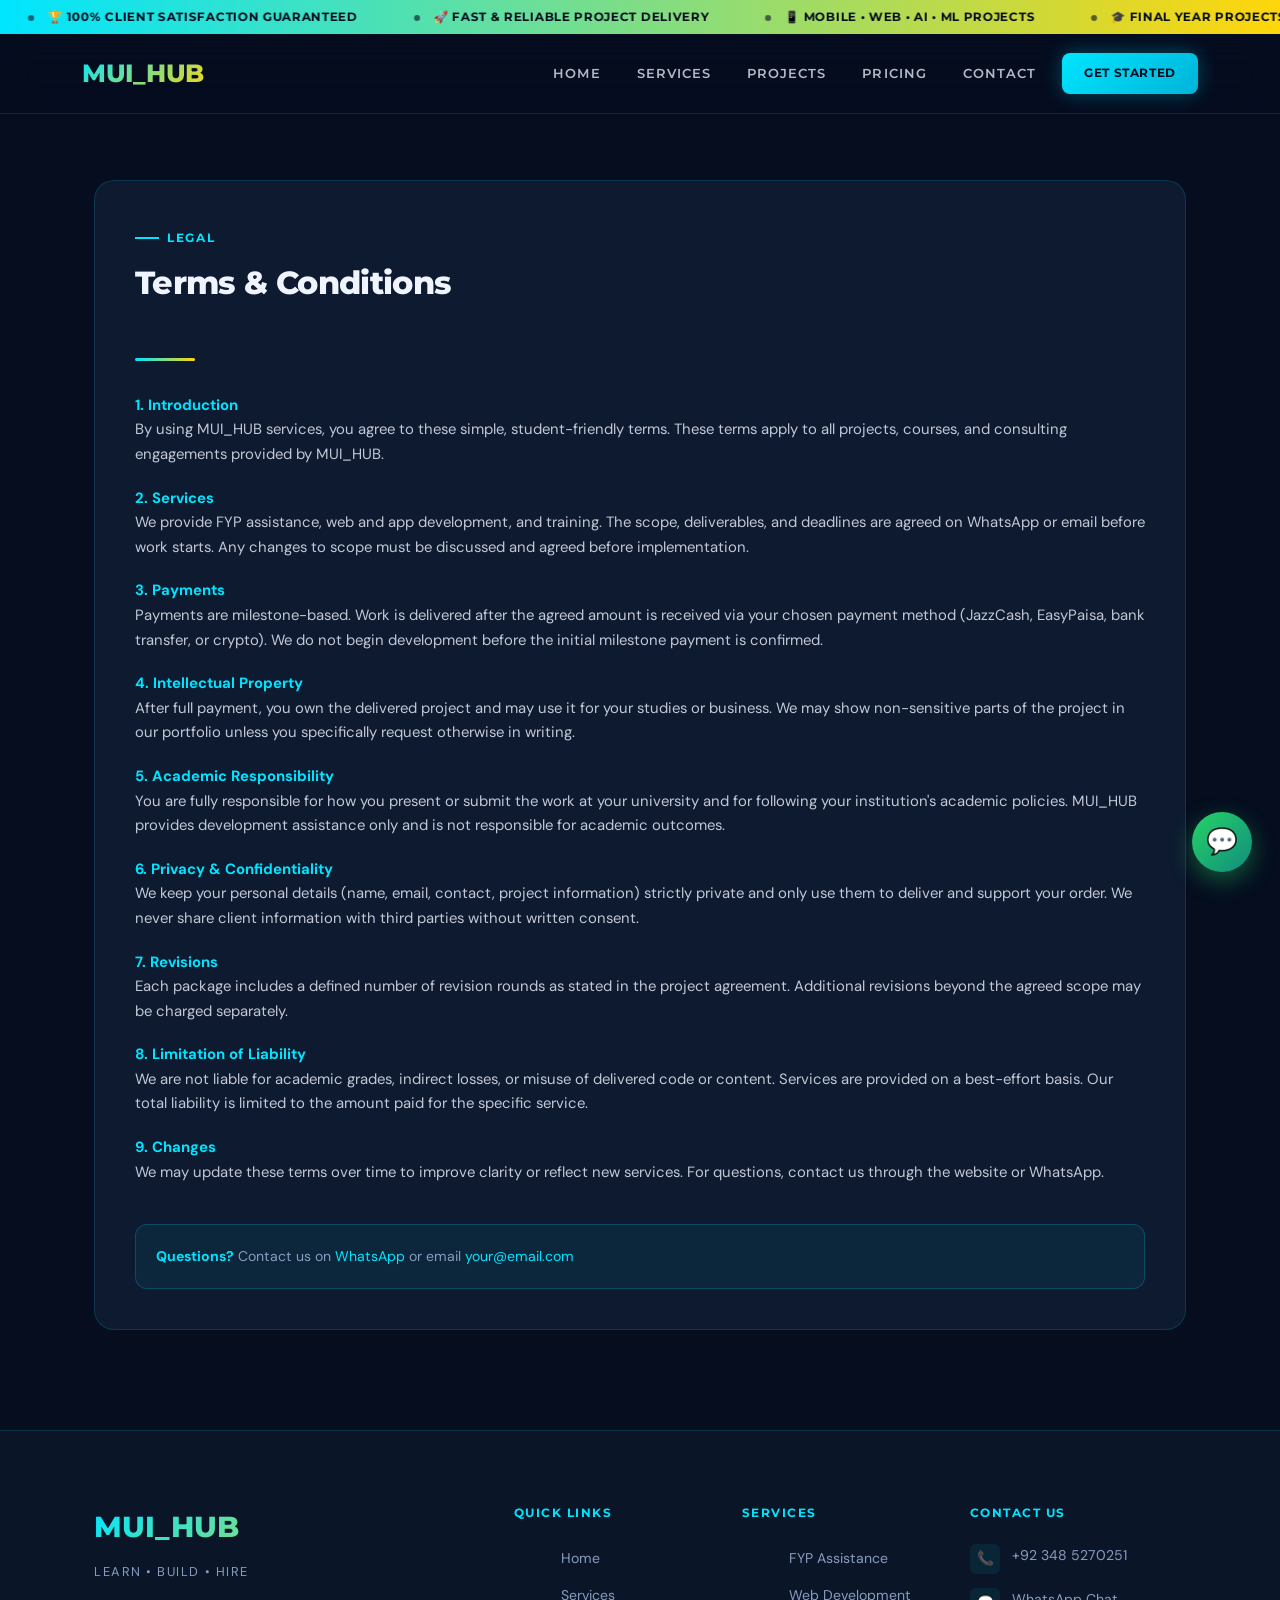
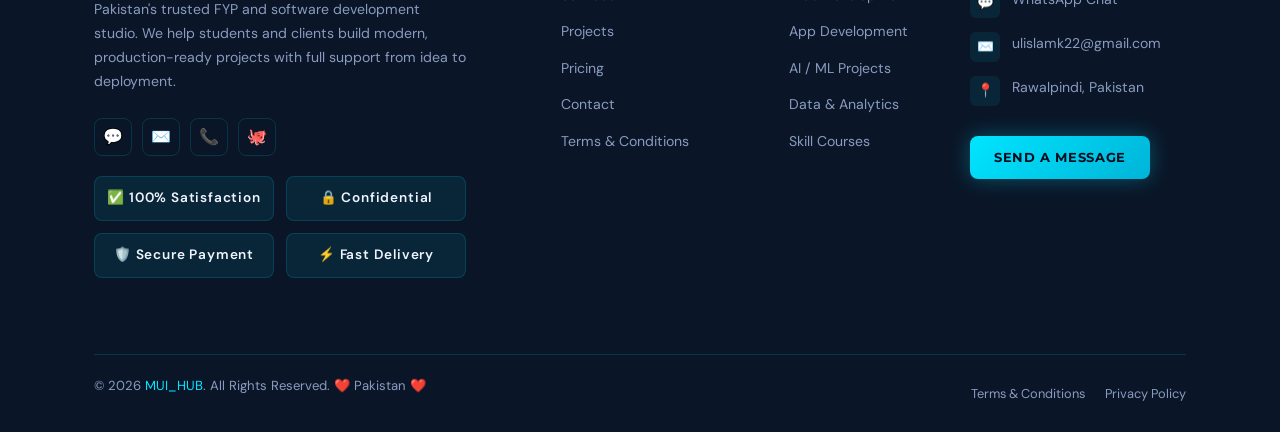
<file: terms.html>
<!DOCTYPE html>
<html lang="en">
<head>
<meta charset="UTF-8">
<title>Terms & Conditions – MUI_HUB</title>
<meta name="viewport" content="width=device-width,initial-scale=1.0">
<link href="https://cdn.jsdelivr.net/npm/bootstrap@5.3.3/dist/css/bootstrap.min.css" rel="stylesheet">
<link href="https://fonts.googleapis.com/css2?family=Montserrat:wght@400;600;700;800&family=DM+Sans:wght@300;400;500;600&display=swap" rel="stylesheet">
<link rel="stylesheet" href="style.css">
</head>
<body>

<!-- TICKER -->
<div class="ticker-wrap"><div class="ticker-track" id="ticker-track"></div></div>

<!-- NAVBAR -->
<nav class="navbar navbar-expand-lg navbar-dark">
  <div class="container">
    <a class="navbar-brand" href="index.html">MUI_HUB</a>
    <button class="navbar-toggler border-0" type="button" data-bs-toggle="collapse" data-bs-target="#nav"><span class="navbar-toggler-icon"></span></button>
    <div class="collapse navbar-collapse" id="nav">
      <ul class="navbar-nav ms-auto align-items-center">
        <li class="nav-item"><a class="nav-link" href="index.html">Home</a></li>
        <li class="nav-item"><a class="nav-link" href="services.html">Services</a></li>
        <li class="nav-item"><a class="nav-link" href="projects.html">Projects</a></li>
        <li class="nav-item"><a class="nav-link" href="pricing.html">Pricing</a></li>
        <li class="nav-item"><a class="nav-link" href="contact.html">Contact</a></li>
        <li class="nav-item ms-2"><a class="btn-primary" href="contact.html" style="padding:10px 22px;font-size:0.78rem;">Get Started</a></li>
      </ul>
    </div>
  </div>
</nav>

<section style="padding:140px 0 60px;">
  <div class="container-custom">
    <div class="terms-wrapper">
      <span class="section-label" style="margin-bottom:16px;">Legal</span>
      <h2>Terms &amp; Conditions</h2>
      <div class="divider left" style="margin-bottom:2rem;"></div>

      <p><strong>1. Introduction</strong><br>
      By using MUI_HUB services, you agree to these simple, student-friendly terms. These terms apply to all projects, courses, and consulting engagements provided by MUI_HUB.</p>

      <p><strong>2. Services</strong><br>
      We provide FYP assistance, web and app development, and training. The scope, deliverables, and deadlines are agreed on WhatsApp or email before work starts. Any changes to scope must be discussed and agreed before implementation.</p>

      <p><strong>3. Payments</strong><br>
      Payments are milestone-based. Work is delivered after the agreed amount is received via your chosen payment method (JazzCash, EasyPaisa, bank transfer, or crypto). We do not begin development before the initial milestone payment is confirmed.</p>

      <p><strong>4. Intellectual Property</strong><br>
      After full payment, you own the delivered project and may use it for your studies or business. We may show non-sensitive parts of the project in our portfolio unless you specifically request otherwise in writing.</p>

      <p><strong>5. Academic Responsibility</strong><br>
      You are fully responsible for how you present or submit the work at your university and for following your institution's academic policies. MUI_HUB provides development assistance only and is not responsible for academic outcomes.</p>

      <p><strong>6. Privacy &amp; Confidentiality</strong><br>
      We keep your personal details (name, email, contact, project information) strictly private and only use them to deliver and support your order. We never share client information with third parties without written consent.</p>

      <p><strong>7. Revisions</strong><br>
      Each package includes a defined number of revision rounds as stated in the project agreement. Additional revisions beyond the agreed scope may be charged separately.</p>

      <p><strong>8. Limitation of Liability</strong><br>
      We are not liable for academic grades, indirect losses, or misuse of delivered code or content. Services are provided on a best-effort basis. Our total liability is limited to the amount paid for the specific service.</p>

      <p><strong>9. Changes</strong><br>
      We may update these terms over time to improve clarity or reflect new services. For questions, contact us through the website or WhatsApp.</p>

      <div style="margin-top:2.5rem;padding:20px;background:rgba(0,229,255,0.06);border:1px solid rgba(0,229,255,0.2);border-radius:12px;">
        <p style="margin:0;font-size:0.88rem;"><strong style="color:var(--cyan);">Questions?</strong> <span style="color:var(--muted);">Contact us on </span><a href="https://wa.me/923485270251" target="_blank" style="color:var(--cyan);text-decoration:none;">WhatsApp</a><span style="color:var(--muted);"> or email </span><a href="mailto:your@email.com" style="color:var(--cyan);text-decoration:none;">your@email.com</a></p>
      </div>
    </div>
  </div>
</section>

<!-- FOOTER -->
<footer class="footer">
  <div class="container-custom">
    <div class="footer-top">
      <div>
        <div class="footer-brand-name">MUI_HUB</div>
        <div class="footer-tagline">Learn • Build • Hire</div>
        <p class="footer-about">Pakistan's trusted FYP and software development studio. We help students and clients build modern, production-ready projects with full support from idea to deployment.</p>
        <div class="social-links">
          <a href="https://wa.me/923485270251" target="_blank" class="social-btn" title="WhatsApp">💬</a>
          <a href="mailto:ulislamk22@gmail.com" class="social-btn" title="Email">✉️</a>
          <a href="tel:+923485270251" class="social-btn" title="Call">📞</a>
          <a href="#" class="social-btn" title="GitHub">🐙</a>
        </div>
   <div class="footer-badges-grid">
    <span class="footer-badge">✅ 100% Satisfaction</span>
    <span class="footer-badge">🔒 Confidential</span>
    <span class="footer-badge">🛡️ Secure Payment</span>
    <span class="footer-badge">⚡ Fast Delivery</span>
</div>
      </div>
      <div>
        <div class="footer-heading">Quick Links</div>
        <ul class="footer-links">
          <li><a href="index.html">Home</a></li>
          <li><a href="services.html">Services</a></li>
          <li><a href="projects.html">Projects</a></li>
          <li><a href="pricing.html">Pricing</a></li>
          <li><a href="contact.html">Contact</a></li>
          <li><a href="terms.html">Terms &amp; Conditions</a></li>
        </ul>
      </div>
      <div>
        <div class="footer-heading">Services</div>
        <ul class="footer-links">
          <li><a href="services.html">FYP Assistance</a></li>
          <li><a href="services.html">Web Development</a></li>
          <li><a href="services.html">App Development</a></li>
          <li><a href="services.html">AI / ML Projects</a></li>
          <li><a href="services.html">Data &amp; Analytics</a></li>
          <li><a href="services.html">Skill Courses</a></li>
        </ul>
      </div>
      <div>
        <div class="footer-heading">Contact Us</div>
        <div class="contact-item"><div class="icon">📞</div><div><a href="tel:+923485270251">+92 348 5270251</a></div></div>
        <div class="contact-item"><div class="icon">💬</div><div><a href="https://wa.me/923485270251" target="_blank">WhatsApp Chat</a></div></div>
        <div class="contact-item"><div class="icon">✉️</div><div><a href="mailto:ulislamk22@gmail.com">ulislamk22@gmail.com</a></div></div>
        <div class="contact-item"><div class="icon">📍</div><div style="color:var(--muted);">Rawalpindi, Pakistan</div></div>
        <a href="contact.html" class="btn-primary mt-3" style="padding:11px 24px;font-size:0.8rem;display:inline-block;">Send a Message</a>
      </div>
    </div>
    <div class="footer-bottom">
      <p class="footer-copyright">© 2026 <span>MUI_HUB</span>. All Rights Reserved. ❤️ Pakistan ❤️</p>
      <div class="footer-legal">
        <a href="terms.html">Terms &amp; Conditions</a>
        <a href="contact.html">Privacy Policy</a>
      </div>
    </div>
  </div>
</footer>

<a href="https://wa.me/923485270251" target="_blank" class="whatsapp-btn">💬</a>

<script src="https://cdn.jsdelivr.net/npm/bootstrap@5.3.3/dist/js/bootstrap.bundle.min.js"></script>
<script>
window.addEventListener('scroll',()=>document.querySelector('.navbar').classList.toggle('scrolled',window.scrollY>40));
const TICKER_ITEMS=["🏆 100% Client Satisfaction Guaranteed","🚀 Fast & Reliable Project Delivery","📱 Mobile • Web • AI • ML Projects","🎓 Final Year Projects (FYP) Specialists","💬 24/7 WhatsApp Support Available","🔥 200+ Successful Projects Delivered","⭐ 5-Star Rated by Students Across Pakistan","💻 React • Flutter • Laravel • Firebase • Node.js","🔒 100% Confidential & Secure","📦 End-to-End Delivery — Idea to Deployment","🎯 Viva Preparation & Documentation Included","💸 Student-Friendly Milestone-Based Pricing","🇵🇰 Proudly Serving Pakistan Since 2022","🤝 500+ Happy Clients & Counting","✅ Bug-Free Code or Free Revision"];
function buildTicker(){const t=document.getElementById('ticker-track');[...TICKER_ITEMS,...TICKER_ITEMS].forEach(txt=>{const e=document.createElement('span');e.className='ticker-item';e.innerHTML=`<span class="dot"></span>${txt}`;t.appendChild(e);})}buildTicker();
</script>
</body>
</html>
</file>
<file: style.css>
/* =============================================
   MUI_HUB – ULTRA REDESIGN 2026
   Font : Montserrat (display/headings)
          DM Sans   (body / typing text)
   Theme: Deep Navy · Electric Cyan · Neon Gold
============================================= */

@import url('https://fonts.googleapis.com/css2?family=Montserrat:wght@400;600;700;800;900&family=DM+Sans:wght@300;400;500;600&display=swap');

/* =============================================
   CSS VARIABLES
============================================= */
:root {
  --navy:    #050d1f;
  --navy2:   #0a1628;
  --navy3:   #0f1e38;
  --cyan:    #00e5ff;
  --cyan2:   #00b4d8;
  --gold:    #ffd60a;
  --gold2:   #ffb703;
  --purple:  #7b2fff;
  --green:   #00f5a0;
  --white:   #f0f4ff;
  --muted:   #8a9bbf;
  --card-bg: #0d1a30;
  --border:  rgba(0,229,255,0.15);
  --glow-c:  0 0 30px rgba(0,229,255,0.35);
  --glow-g:  0 0 30px rgba(255,214,10,0.35);
}

/* =============================================
   RESET
============================================= */
*, *::before, *::after { margin:0; padding:0; box-sizing:border-box; }
html { scroll-behavior:smooth; }

body {
  font-family: 'DM Sans', sans-serif;
  background: var(--navy);
  color: var(--white);
  line-height: 1.65;
  overflow-x: hidden;
}

/* ── SCROLLBAR ── */
::-webkit-scrollbar { width:6px; }
::-webkit-scrollbar-track { background:var(--navy2); }
::-webkit-scrollbar-thumb { background:var(--cyan2); border-radius:3px; }

/* ── GLOBAL HEADING FONT ── */
h1,h2,h3,h4,h5,h6 {
  font-family: 'Montserrat', sans-serif;
  overflow: visible !important;
}

/* =============================================
   CRIME LINE / SCROLLING TICKER
============================================= */
.ticker-wrap {
  position: fixed;
  top:0; left:0; right:0;
  z-index: 2000;
  background: linear-gradient(90deg, var(--cyan) 0%, var(--gold) 50%, var(--cyan) 100%);
  background-size: 200% 100%;
  animation: tickerBg 4s linear infinite;
  overflow: hidden;
  height: 34px;
  display: flex;
  align-items: center;
}

@keyframes tickerBg {
  0%   { background-position: 0%   0%; }
  100% { background-position: 200% 0%; }
}

.ticker-track {
  display: flex;
  white-space: nowrap;
  animation: tickerScroll 55s linear infinite;
  will-change: transform;
}

.ticker-wrap:hover .ticker-track { animation-play-state: paused; }

@keyframes tickerScroll {
  0%   { transform: translateX(0); }
  100% { transform: translateX(-50%); }
}

.ticker-item {
  display: inline-flex;
  align-items: center;
  padding: 0 28px;
  font-family: 'Montserrat', sans-serif;
  font-weight: 700;
  font-size: 0.72rem;
  letter-spacing: 0.06em;
  text-transform: uppercase;
  color: var(--navy);
}

.ticker-item .dot {
  display: inline-block;
  width: 6px; height: 6px;
  background: var(--navy);
  border-radius: 50%;
  margin-right: 14px;
  opacity: 0.6;
}

/* =============================================
   NAVBAR
============================================= */
.navbar {
  position: fixed;
  top: 34px;
  width: 100%;
  z-index: 1030;
  padding: 14px 0;
  transition: all 0.4s ease;
  background: rgba(5,13,31,0.60);
  backdrop-filter: blur(18px);
  -webkit-backdrop-filter: blur(18px);
  border-bottom: 1px solid var(--border);
}

.navbar.scrolled {
  background: rgba(5,13,31,0.96);
  padding: 10px 0;
  box-shadow: 0 4px 30px rgba(0,0,0,0.5);
}

.navbar-brand {
  font-family: 'Montserrat', sans-serif;
  font-weight: 800;
  font-size: 1.55rem;
  letter-spacing: -0.02em;
  background: linear-gradient(135deg, var(--cyan), var(--gold));
  -webkit-background-clip: text;
  -webkit-text-fill-color: transparent;
  background-clip: text;
}

.nav-link {
  color: rgba(240,244,255,0.75) !important;
  font-family: 'Montserrat', sans-serif;
  font-weight: 600;
  font-size: 0.82rem;
  letter-spacing: 0.08em;
  text-transform: uppercase;
  margin: 0 6px;
  padding: 6px 12px !important;
  border-radius: 6px;
  transition: all 0.3s;
  position: relative;
}

.nav-link::after {
  content: '';
  position: absolute;
  bottom: 0; left: 50%;
  width: 0; height: 2px;
  background: var(--cyan);
  transition: all 0.3s;
  transform: translateX(-50%);
}

.nav-link:hover {
  color: var(--cyan) !important;
  background: rgba(0,229,255,0.08);
}

.nav-link:hover::after { width: 60%; }

@media(max-width:768px) {
  .navbar-collapse {
    background: var(--navy2);
    border: 1px solid var(--border);
    border-radius: 12px;
    margin-top: 10px;
    padding: 14px;
  }
  .nav-link { display: block; margin: 6px 0; text-align: center; }
}

/* =============================================
   HERO  (base shell — slider overlays the bg)
============================================= */
.hero {
  min-height: 100vh;
  padding-top: calc(34px + 70px);
  display: flex;
  align-items: center;
  justify-content: center;
  text-align: center;
  position: relative;
  overflow: hidden;
  background: var(--navy);
}

/* Static bg hidden — slider takes over */
.hero-bg { display: none !important; }

.hero-grid {
  position: absolute;
  inset: 0;
  z-index: 1;
  opacity: 0.55;
  background-image:
    linear-gradient(rgba(0,229,255,0.04) 1px, transparent 1px),
    linear-gradient(90deg, rgba(0,229,255,0.04) 1px, transparent 1px);
  background-size: 60px 60px;
  pointer-events: none;
}

.hero-inner {
  position: relative;
  z-index: 5;
  max-width: 1100px;
  width: 100%;
  padding: 0 24px;
}

/* ── Hero Badge ── */
.hero-badge {
  display: inline-flex;
  align-items: center;
  gap: 8px;
  background: rgba(0,229,255,0.10);
  border: 1px solid var(--border);
  border-radius: 50px;
  padding: 6px 18px;
  font-family: 'Montserrat', sans-serif;
  font-size: 0.78rem;
  font-weight: 600;
  letter-spacing: 0.08em;
  text-transform: uppercase;
  color: var(--cyan);
  margin-bottom: 24px;
  animation: fadeDown 0.8s ease both;
}

.hero-badge .pulse {
  width: 8px; height: 8px;
  background: var(--green);
  border-radius: 50%;
  flex-shrink: 0;
  animation: pulse 1.5s ease-in-out infinite;
}

@keyframes pulse {
  0%,100% { box-shadow: 0 0 0 0   rgba(0,245,160,0.6); }
  50%      { box-shadow: 0 0 0 8px rgba(0,245,160,0);   }
}

/* ── Hero Heading ── */
.hero h1,
.hero-title {
  font-family: 'Montserrat', sans-serif;
  font-weight: 600;
  /* Reduced size: Min 1.8rem, Responsive 6vw, Max 3.5rem */
  font-size: clamp(1.8rem, 6vw, 3.5rem); 
  /* Increased line-height to prevent vertical clipping */
  line-height: 1.2;
  letter-spacing: -0.01em;
  margin-bottom: 1.2rem;
  animation: fadeUp 0.9s ease 0.1s both;
  
  /* Ensure it stays centered and handles the flex layout if used */
  display: flex;
  align-items: center;
  justify-content: center;
  flex-wrap: wrap;
  gap: 10px;
}


.hero h1 .line-gold,
.line-gold {
  background: linear-gradient(90deg, var(--gold), var(--gold2));
  -webkit-background-clip: text;
  -webkit-text-fill-color: transparent;
  background-clip: text;
}

.hero h1 .line-cyan,
.line-cyan {
  background: linear-gradient(90deg, var(--cyan), var(--cyan2));
  -webkit-background-clip: text;
  -webkit-text-fill-color: transparent;
  background-clip: text;
}

/* ── Typing text ── */
#typing-text {
  font-family: 'DM Sans', sans-serif;
  font-size: clamp(1rem, 2.5vw, 1.25rem);
  color: rgba(240,244,255,0.78);
  max-width: 860px;
  margin: 0 auto 1.8rem;
  min-height: 4rem;
  font-weight: 400;
  line-height: 1.7;
  animation: fadeUp 0.9s ease 0.2s both;
}

/* ── Hero description ── */
.hero-desc {
  font-family: 'Montserrat', sans-serif;
  font-size: clamp(0.9rem, 2vw, 1.05rem);
  color: var(--muted);
  max-width: 720px;
  margin: 0 auto 2.4rem;
  animation: fadeUp 0.9s ease 0.3s both;
  
}
.hero-desc {
  color: var(--gold) !important;
  font-weight: 500;
  letter-spacing: 0.01em;
  max-width: 800px;
  line-height: 1.6;
  text-shadow: 0 2px 10px rgba(0, 0, 0, 0.5); /* Makes yellow easier to read on dark slides */
}

.hero-btns { animation: fadeUp 0.9s ease 0.45s both; }

/* ── Hero stats row ── */
.hero-stats {
  display: flex;
  justify-content: center;
  gap: 40px;
  margin-top: 56px;
  flex-wrap: wrap;
  animation: fadeUp 0.9s ease 0.6s both;
}

.stat-item { text-align: center; }

.stat-item .num {
  font-family: 'Montserrat', sans-serif;
  font-weight: 800;
  font-size: 2rem;
  background: linear-gradient(135deg, var(--cyan), var(--gold));
  -webkit-background-clip: text;
  -webkit-text-fill-color: transparent;
  background-clip: text;
}

.stat-item .lbl {
  font-size: 0.76rem;
  color: var(--muted);
  letter-spacing: 0.06em;
  text-transform: uppercase;
  margin-top: 2px;
}

/* ── Floating orbs ── */
.orb {
  position: absolute;
  border-radius: 50%;
  filter: blur(70px);
  pointer-events: none;
  z-index: 2;
  animation: float 8s ease-in-out infinite;
}
.orb-1 { width:350px; height:350px; background:rgba(0,229,255,0.12); top:-80px;  left:-80px;  animation-delay:0s; }
.orb-2 { width:280px; height:280px; background:rgba(123,47,255,0.18); bottom:40px; right:-60px; animation-delay:3s; }
.orb-3 { width:200px; height:200px; background:rgba(255,214,10,0.10); bottom:20%; left:20%;   animation-delay:5s; }

@keyframes float {
  0%,100% { transform: translateY(0)   scale(1);    }
  50%      { transform: translateY(-30px) scale(1.05); }
}

@media(max-width:768px) {
  .hero { padding: 120px 15px 70px; }
  .hero-stats { gap: 24px; }
}

/* =============================================
   HERO BACKGROUND SLIDER
============================================= */

/* Container sits behind grid / orbs / text */
.hero-slider {
  position: absolute;
  inset: 0;
  z-index: 0;
  overflow: hidden;
}

/* Individual slide */
.slide {
  position: absolute;
  inset: 0;
  background-size: cover;
  background-position: center center;
  opacity: 0;
  transform: scale(1.08);
  transition: opacity 1.4s cubic-bezier(.4,0,.2,1),
              transform 8s cubic-bezier(.25,0,.1,1);
  will-change: opacity, transform;
}
.slide.active  { opacity: 1; transform: scale(1);    }
.slide.leaving { opacity: 0; transform: scale(0.97);
                 transition: opacity 0.9s ease, transform 1.2s ease; }

/* Cinematic gradient overlay (z:1 — always on top of photo) */
.slide::after {
  content: '';
  position: absolute;
  inset: 0;
  z-index: 1;
  background: linear-gradient(
    180deg,
    rgba(5,13,31,0.68) 0%,
    rgba(5,13,31,0.35) 35%,
    rgba(5,13,31,0.40) 65%,
    rgba(5,13,31,0.82) 100%
  );
}

/* Per-slide brand colour tint (z:2) */
.slide::before {
  content: '';
  position: absolute;
  inset: 0;
  z-index: 2;
  pointer-events: none;
}

/* ── 5 THEMED BACKGROUNDS (Success, Education, Coding, Market) ── */

/* 1. THE MARKET / PROFESSIONALISM (Modern Office High-Rise) */
.slide-1 { 
  background-image: url('https://images.unsplash.com/photo-1486406146926-c627a92ad1ab?auto=format&fit=crop&w=2070&q=80'); 
}
.slide-1::before { background: radial-gradient(ellipse 70% 55% at 50% 10%, rgba(0,229,255,0.25) 0%, transparent 70%); }

/* 2. EDUCATION / ACADEMIC SUCCESS (Modern Library/Study Vibe) */
.slide-2 { 
  background-image: url('https://images.unsplash.com/photo-1524995997946-a1c2e315a42f?auto=format&fit=crop&w=2070&q=80'); 
}
.slide-2::before { background: radial-gradient(ellipse 70% 55% at 80% 20%, rgba(255,214,10,0.22) 0%, transparent 70%); }

/* 3. PROFESSIONAL WORKSPACE (Market & Success Focus) */
.slide-3 { 
  background-image: url('https://images.unsplash.com/photo-1498050108023-c5249f4df085?auto=format&fit=crop&w=2072&q=80'); 
  background-position: center;
}

.slide-3::before { 
  /* Using a mix of Cyan and White for a "Clean" professional glow */
  background: radial-gradient(ellipse 70% 55% at 50% 50%, rgba(0,229,255,0.15) 0%, transparent 75%); 
}
/* 4. EXCITEMENT OF SUCCESS (Abstract Rocket/Launch Vibe) */
.slide-4 { 
  background-image: url('https://images.unsplash.com/photo-1517976487492-5750f3195933?auto=format&fit=crop&w=2070&q=80'); 
}
.slide-4::before { background: radial-gradient(ellipse 70% 55% at 50% 10%, rgba(0,229,255,0.22) 0%, transparent 70%); }

/* 5. FUTURE TECHNOLOGY (Human-Tech Interaction) */
.slide-5 { 
  background-image: url('https://images.unsplash.com/photo-1581091226825-a6a2a5aee158?auto=format&fit=crop&w=2070&q=80'); 
}
.slide-5::before { background: radial-gradient(ellipse 70% 55% at 65% 35%, rgba(123,47,255,0.20) 0%, transparent 70%); }
/* ── Controls layer  (z:8) ── */
.slider-controls {
  position: absolute;
  inset: 0;
  z-index: 8;
  pointer-events: none;
}

/* ── Arrow buttons ── */
.slider-arrow {
  position: absolute;
  top: 50%;
  transform: translateY(-50%);
  pointer-events: all;
  background: rgba(5,13,31,0.50);
  border: 1.5px solid rgba(0,229,255,0.30);
  backdrop-filter: blur(12px);
  -webkit-backdrop-filter: blur(12px);
  color: rgba(240,244,255,0.85);
  width: 52px;
  height: 52px;
  border-radius: 50%;
  display: flex;
  align-items: center;
  justify-content: center;
  cursor: pointer;
  font-size: 1.2rem;
  line-height: 1;
  padding: 0;
  outline: none;
  user-select: none;
  transition: all 0.3s ease;
}
.slider-arrow:hover {
  background: rgba(0,229,255,0.18);
  border-color: rgba(0,229,255,0.80);
  color: #fff;
  box-shadow: 0 0 24px rgba(0,229,255,0.45),
              inset 0 0 12px rgba(0,229,255,0.10);
  transform: translateY(-50%) scale(1.10);
}
.slider-arrow:active { transform: translateY(-50%) scale(0.95); }
.slider-arrow.prev   { left:  22px; }
.slider-arrow.next   { right: 22px; }

/* ── Dots pill (centred bottom) ── */
.slider-dots-row {
  position: absolute;
  bottom: 38px;
  left: 50%;
  transform: translateX(-50%);
  pointer-events: all;
  display: flex;
  align-items: center;
  gap: 10px;
  background: rgba(5,13,31,0.50);
  backdrop-filter: blur(12px);
  -webkit-backdrop-filter: blur(12px);
  border: 1px solid rgba(0,229,255,0.18);
  border-radius: 50px;
  padding: 9px 20px;
}

/* Individual dot */
.slider-dot {
  position: relative;
  width: 9px;
  height: 9px;
  border-radius: 50%;
  background: rgba(240,244,255,0.28);
  border: 1.5px solid rgba(240,244,255,0.45);
  cursor: pointer;
  padding: 0;
  outline: none;
  flex-shrink: 0;
  overflow: hidden;
  transition: all 0.4s cubic-bezier(.4,0,.2,1);
}
/* Outer glow ring */
.slider-dot::after {
  content: '';
  position: absolute;
  inset: -3px;
  border-radius: 50%;
  border: 2px solid transparent;
  transition: all 0.3s ease;
  pointer-events: none;
}
/* Active — pill shape with glow */
.slider-dot.active {
  width: 36px;
  border-radius: 6px;
  background: rgba(0,229,255,0.20);
  border-color: rgba(0,229,255,0.65);
}
.slider-dot.active::after {
  inset: -2px;
  border-color: rgba(0,229,255,0.90);
  border-radius: 8px;
  box-shadow: 0 0 12px rgba(0,229,255,0.55);
}
/* Inner fill bar */
.dot-fill {
  position: absolute;
  left:0; top:0; bottom:0;
  width: 0%;
  background: linear-gradient(90deg, #00e5ff, #ffd60a);
  border-radius: 4px;
  pointer-events: none;
}

/* ── Slide counter top-right ── */
.slide-counter {
  position: absolute;
  top: calc(34px + 82px + 16px);
  right: 26px;
  pointer-events: none;
  display: flex;
  align-items: baseline;
  gap: 3px;
  font-family: 'Montserrat', sans-serif;
}
.slide-counter .cur {
  font-size: 1.55rem;
  font-weight: 900;
  color: var(--cyan);
  line-height: 1;
  text-shadow: 0 0 16px rgba(0,229,255,0.55);
}
.slide-counter .sep {
  font-size: 0.75rem;
  font-weight: 600;
  color: rgba(240,244,255,0.35);
}
.slide-counter .tot {
  font-size: 0.82rem;
  font-weight: 600;
  color: rgba(240,244,255,0.40);
}

/* ── Caption bottom-left ── */
.slide-caption {
  position: absolute;
  bottom: 46px;
  left: 28px;
  pointer-events: none;
  display: flex;
  align-items: center;
  gap: 10px;
  opacity: 0;
  transform: translateX(-12px);
  transition: all 0.5s ease 0.35s;
}
.slide-caption.visible { opacity:1; transform:translateX(0); }
.slide-caption .line {
  width: 22px; height: 2px;
  background: var(--cyan);
  border-radius: 1px;
  flex-shrink: 0;
}
.slide-caption .txt {
  font-family: 'Montserrat', sans-serif;
  font-size: 0.66rem;
  font-weight: 700;
  letter-spacing: 0.17em;
  text-transform: uppercase;
  color: rgba(240,244,255,0.42);
}

/* ── Bottom edge progress bar ── */
.slider-progress-bar {
  position: absolute;
  bottom: 0; left: 0;
  height: 3px;
  width: 0%;
  background: linear-gradient(90deg, var(--cyan) 0%, var(--gold) 50%, var(--cyan) 100%);
  background-size: 200% 100%;
  animation: pShimmer 2s linear infinite;
  pointer-events: none;
  border-radius: 0 2px 0 0;
}
@keyframes pShimmer {
  0%   { background-position: 0%   0%; }
  100% { background-position: 200% 0%; }
}

/* Mobile slider adjustments */
@media(max-width:576px){
  .slider-arrow    { display: none; }
  .slide-counter   { display: none; }
  .slide-caption   { left: 14px; }
  .slider-dots-row { bottom:26px; padding:7px 14px; gap:8px; }
  .slider-dot      { width:7px; height:7px; }
  .slider-dot.active { width:26px; }
}

/* =============================================
   BUTTONS
============================================= */
.btn-primary {
  background: linear-gradient(135deg, var(--cyan), var(--cyan2));
  border: none;
  color: var(--navy) !important;
  font-family: 'Montserrat', sans-serif;
  font-weight: 700;
  font-size: 0.9rem;
  letter-spacing: 0.05em;
  padding: 14px 36px;
  border-radius: 8px;
  text-transform: uppercase;
  transition: all 0.3s;
  box-shadow: 0 0 20px rgba(0,229,255,0.30);
  text-decoration: none;
  display: inline-block;
}
.btn-primary:hover {
  transform: translateY(-3px);
  box-shadow: 0 8px 35px rgba(0,229,255,0.50);
  color: var(--navy) !important;
}

.btn-outline-light {
  background: transparent;
  border: 2px solid rgba(240,244,255,0.30);
  color: var(--white) !important;
  font-family: 'Montserrat', sans-serif;
  font-weight: 700;
  font-size: 0.9rem;
  letter-spacing: 0.05em;
  padding: 12px 34px;
  border-radius: 8px;
  text-transform: uppercase;
  transition: all 0.3s;
  text-decoration: none;
  display: inline-block;
}
.btn-outline-light:hover {
  border-color: var(--cyan);
  color: var(--cyan) !important;
  background: rgba(0,229,255,0.08);
}

.btn-gold {
  background: linear-gradient(135deg, var(--gold), var(--gold2));
  border: none;
  color: var(--navy) !important;
  font-family: 'Montserrat', sans-serif;
  font-weight: 700;
  font-size: 0.9rem;
  letter-spacing: 0.05em;
  padding: 14px 36px;
  border-radius: 8px;
  text-transform: uppercase;
  transition: all 0.3s;
  box-shadow: 0 0 20px rgba(255,214,10,0.30);
  text-decoration: none;
  display: inline-block;
}
.btn-gold:hover {
  transform: translateY(-3px);
  box-shadow: 0 8px 35px rgba(255,214,10,0.50);
}

@media(max-width:768px) {
  .btn-primary,
  .btn-outline-light,
  .btn-gold { width:100%; text-align:center; margin-bottom:10px; }
}

/* =============================================
   SECTIONS
============================================= */
section { padding: 100px 0; }

.section-dark   { background: var(--navy2); }
.section-darker { background: var(--navy);  }

.container-custom {
  max-width: 1140px;
  margin: 0 auto;
  padding: 0 24px;
}

.section-label {
  display: inline-flex;
  align-items: center;
  gap: 8px;
  font-family: 'Montserrat', sans-serif;
  font-size: 0.72rem;
  font-weight: 700;
  letter-spacing: 0.15em;
  text-transform: uppercase;
  color: var(--cyan);
  margin-bottom: 14px;
}
.section-label::before {
  content: '';
  display: inline-block;
  width: 24px; height: 2px;
  background: var(--cyan);
}

h2 {
  font-family: 'Montserrat', sans-serif;
  font-weight: 800;
  font-size: clamp(1.9rem, 4vw, 2.8rem);
  letter-spacing: -0.02em;
  color: var(--white);
  margin-bottom: 3.5rem;
  text-align: center;
}

h2 span.accent { color: var(--cyan); }
h2 span.gold   { color: var(--gold); }
h2.text-left   { text-align: left;   }

.divider {
  width: 60px; height: 3px;
  background: linear-gradient(90deg, var(--cyan), var(--gold));
  border-radius: 2px;
  margin: 0 auto 2.5rem;
}
.divider.left { margin: 0 0 2rem; }

@media(max-width:768px) {
  section { padding: 70px 0; }
  h2 { font-size: 1.8rem; margin-bottom: 2.5rem; }
}

/* =============================================
   CARDS
============================================= */
.card {
  background: var(--card-bg);
  border: 1px solid var(--border);
  border-radius: 16px;
  overflow: hidden;
  transition: all 0.4s cubic-bezier(.23,1,.32,1);
  height: 100%;
}
.card:hover {
  transform: translateY(-10px);
  border-color: rgba(0,229,255,0.40);
  box-shadow: 0 20px 60px rgba(0,0,0,0.5), 0 0 30px rgba(0,229,255,0.08);
}

.card-body { padding: 2rem; }

.card-icon {
  width: 52px; height: 52px;
  border-radius: 12px;
  display: flex; align-items: center; justify-content: center;
  font-size: 1.5rem;
  margin-bottom: 1.2rem;
  background: rgba(0,229,255,0.10);
}

.card h5 {
  font-family: 'Montserrat', sans-serif;
  font-weight: 700;
  font-size: 1.1rem;
  color: var(--white);
  margin-bottom: 0.6rem;
}

.card p { font-size: 0.9rem; color: var(--muted); line-height: 1.65; }

.card-tag {
  display: inline-block;
  background: rgba(0,229,255,0.10);
  color: var(--cyan);
  font-size: 0.7rem;
  font-weight: 600;
  letter-spacing: 0.08em;
  text-transform: uppercase;
  padding: 3px 10px;
  border-radius: 4px;
  margin-bottom: 10px;
}

@media(max-width:768px) {
  .card         { margin-bottom: 14px; }
  .card-body    { padding: 1.5rem;     }
}

/* =============================================
   PRICING CARDS
============================================= */
.pricing-card {
  background: var(--card-bg);
  border: 1px solid var(--border);
  border-radius: 20px;
  padding: 2.5rem;
  transition: all 0.4s;
  position: relative;
  overflow: hidden;
  height: 100%;
}
.pricing-card::before {
  content: '';
  position: absolute;
  top:0; left:0; right:0;
  height: 3px;
  background: linear-gradient(90deg, var(--cyan), var(--purple));
}
.pricing-card.featured::before {
  background: linear-gradient(90deg, var(--gold), var(--gold2));
  height: 4px;
}
.pricing-card.featured {
  border-color: rgba(255,214,10,0.35);
  box-shadow: 0 0 40px rgba(255,214,10,0.10);
}
.pricing-card:hover {
  transform: translateY(-8px);
  border-color: rgba(0,229,255,0.40);
}

.pricing-badge {
  position: absolute;
  top: 18px; right: 18px;
  background: var(--gold);
  color: var(--navy);
  font-size: 0.68rem;
  font-weight: 700;
  letter-spacing: 0.08em;
  text-transform: uppercase;
  padding: 4px 12px;
  border-radius: 20px;
}

.pricing-price {
  font-family: 'Montserrat', sans-serif;
  font-weight: 800;
  font-size: 2rem;
  color: var(--white);
  margin: 12px 0 6px;
}
.pricing-price .currency { font-size:1rem;  color:var(--muted); font-weight:400; }
.pricing-price .period   { font-size:0.8rem; color:var(--muted); font-weight:400; }

.pricing-title {
  font-family: 'Montserrat', sans-serif;
  font-weight: 700;
  font-size: 1.25rem;
  color: var(--white);
}

.pricing-desc { font-size:0.88rem; color:var(--muted); margin-bottom:1.5rem; }

.pricing-list { list-style:none; margin-bottom:2rem; }
.pricing-list li {
  font-size: 0.88rem;
  color: rgba(240,244,255,0.80);
  padding: 7px 0;
  border-bottom: 1px solid rgba(255,255,255,0.05);
  display: flex; align-items:flex-start; gap:10px;
}
.pricing-list li::before       { content:'✓'; color:var(--cyan); font-weight:700; flex-shrink:0; }
.pricing-list li.gold::before  { color: var(--gold); }

/* =============================================
   CONTACT FORM
============================================= */
.form-control {
  background: rgba(255,255,255,0.04);
  border: 1px solid var(--border);
  border-radius: 10px;
  color: var(--white);
  padding: 14px 18px;
  font-size: 0.95rem;
  transition: all 0.3s;
  margin-bottom: 1rem;
  width: 100%;
  font-family: 'DM Sans', sans-serif;
}
.form-control::placeholder { color: var(--muted); }
.form-control:focus {
  outline: none;
  border-color: var(--cyan);
  background: rgba(0,229,255,0.05);
  box-shadow: 0 0 0 3px rgba(0,229,255,0.12);
  color: var(--white);
}

/* =============================================
   WHATSAPP FLOAT BUTTON
============================================= */
.whatsapp-btn {
  position: fixed;
  bottom: 28px; right: 28px;
  width: 60px; height: 60px;
  border-radius: 50%;
  background: linear-gradient(135deg, #25D366, #128C7E);
  display: flex; align-items:center; justify-content:center;
  font-size: 1.6rem;
  box-shadow: 0 8px 25px rgba(37,211,102,0.40);
  z-index: 9999;
  transition: all 0.3s;
  text-decoration: none;
}
.whatsapp-btn:hover { transform: scale(1.12) rotate(8deg); }

@media(max-width:768px) {
  .whatsapp-btn { width:52px; height:52px; font-size:1.4rem; bottom:16px; right:16px; }
}

/* =============================================
   ULTRA FOOTER
============================================= */
.footer {
  background: var(--navy2);
  border-top: 1px solid var(--border);
  padding-top: 72px;
  padding-bottom: 0;
}

.footer-top {
  display: grid;
  grid-template-columns: 2fr 1fr 1fr 1.2fr;
  gap: 48px;
  padding-bottom: 56px;
  border-bottom: 1px solid var(--border);
}

@media(max-width:992px) { .footer-top { grid-template-columns:1fr 1fr; gap:36px; } }
@media(max-width:576px) { .footer-top { grid-template-columns:1fr;     gap:28px; } }

.footer-brand-name {
  font-family: 'Montserrat', sans-serif;
  font-weight: 800;
  font-size: 1.8rem;
  background: linear-gradient(135deg, var(--cyan), var(--gold));
  -webkit-background-clip: text;
  -webkit-text-fill-color: transparent;
  background-clip: text;
  margin-bottom: 10px;
}

.footer-tagline {
  font-size: 0.8rem;
  letter-spacing: 0.12em;
  text-transform: uppercase;
  color: var(--muted);
  margin-bottom: 16px;
}

.footer-about { font-size:0.88rem; color:var(--muted); line-height:1.7; margin-bottom:24px; }

.social-links { display:flex; gap:10px; }
.social-btn {
  width: 38px; height: 38px;
  border-radius: 8px;
  border: 1px solid var(--border);
  display: flex; align-items:center; justify-content:center;
  font-size: 1rem;
  text-decoration: none;
  transition: all 0.3s;
  color: var(--muted);
}
.social-btn:hover {
  border-color: var(--cyan);
  color: var(--cyan);
  background: rgba(0,229,255,0.08);
}

.footer-heading {
  font-family: 'Montserrat', sans-serif;
  font-weight: 700;
  font-size: 0.78rem;
  letter-spacing: 0.12em;
  text-transform: uppercase;
  color: var(--cyan);
  margin-bottom: 20px;
}

.footer-links { list-style:none; }
.footer-links li { margin-bottom:10px; }
.footer-links a {
  color: var(--muted);
  text-decoration: none;
  font-size: 0.88rem;
  transition: all 0.3s;
  display: inline-flex; align-items:center; gap:6px;
}
.footer-links a::before {
  content: '→';
  opacity: 0;
  transition: all 0.3s;
  transform: translateX(-8px);
  font-size: 0.75rem;
}
.footer-links a:hover { color: var(--white); }
.footer-links a:hover::before { opacity:1; transform:translateX(0); }

.contact-item {
  display: flex;
  align-items: flex-start;
  gap: 12px;
  margin-bottom: 14px;
  font-size: 0.88rem;
  color: var(--muted);
}
.contact-item .icon {
  width: 30px; height: 30px;
  border-radius: 6px;
  background: rgba(0,229,255,0.08);
  display: flex; align-items:center; justify-content:center;
  font-size: 0.85rem;
  flex-shrink: 0;
}
.contact-item a { color:var(--muted); text-decoration:none; transition:color 0.3s; }
.contact-item a:hover { color: var(--cyan); }

.footer-badges { display:flex; flex-wrap:wrap; gap:8px; margin-top:16px; }
.footer-badge {
  background: rgba(0,229,255,0.08);
  border: 1px solid rgba(0,229,255,0.20);
  color: var(--cyan);
  font-size: 0.7rem;
  font-weight: 600;
  letter-spacing: 0.06em;
  padding: 4px 12px;
  border-radius: 20px;
}
.footer-badges-container {
    display: flex;
    justify-content:间; /* This spreads them evenly */
    justify-content: space-between; 
    align-items: center;
    flex-wrap: wrap; /* Important for mobile: drops badges to new line if no space */
    gap: 15px;      /* Gap between badges when they wrap */
    margin-top: 20px;
    width: 100%;
    max-width: 800px; /* Limits the spread so it doesn't look too stretched on wide screens */
    margin-left: auto;
    margin-right: auto;
}

.footer-badge {
    background: rgba(0, 229, 255, 0.08); /* Subtle tech glow */
    border: 1px solid var(--border);
    padding: 6px 14px;
    border-radius: 20px;
    font-size: 0.85rem;
    color: var(--white);
    white-space: nowrap; /* Prevents text inside one badge from breaking */
    transition: 0.3s;
    .footer-badge {
    /* Add this to your existing .footer-badge CSS */
    backdrop-filter: blur(8px);
    -webkit-backdrop-filter: blur(8px);
    background: rgba(5, 13, 31, 0.7); /* Darker semi-transparent background */
}
}

.footer-badge:hover {
    background: rgba(0, 229, 255, 0.15);
    border-color: var(--cyan);
    transform: translateY(-2px);
}

/* Mobile Alignment */
@media (max-width: 576px) {
    .footer-badges-container {
        justify-content: center; /* Centers them on small phones */
    }
}
/* Container for the 2x2 Grid */
.footer-badges-grid {
    display: grid;
    grid-template-columns: repeat(2, 180px); /* 2 columns, each 180px wide */
    grid-template-rows: repeat(2, 45px);     /* 2 rows, each 45px high */
    gap: 12px;                               /* Space between rows and columns */
    justify-content: center;                 /* Centers the whole grid in the footer */
    margin: 20px auto;
}

.footer-badge {
    /* flex allows us to center the text inside the fixed grid box */
    display: flex;
    align-items: center;
    justify-content: center;
    
    background: rgba(0, 229, 255, 0.08);
    border: 1px solid var(--border);
    border-radius: 8px;
    
    font-size: 0.85rem;
    color: var(--white);
    text-align: center;
    transition: all 0.3s ease;
    width: 100%;  /* Takes full width of the grid cell */
    height: 100%; /* Takes full height of the grid cell */
}

.footer-badge:hover {
    background: rgba(0, 229, 255, 0.15);
    border-color: var(--cyan);
    transform: translateY(-2px);
}

/* Mobile Tweak: If screen is very narrow, shrink the boxes slightly */
@media (max-width: 400px) {
    .footer-badges-grid {
        grid-template-columns: repeat(2, 140px);
        grid-template-rows: repeat(2, 40px);
        font-size: 0.75rem;
    }
}
.footer-bottom {
  padding: 20px 0;
  display: flex;
  align-items: center;
  justify-content: space-between;
  flex-wrap: wrap;
  gap: 12px;
}
.footer-copyright { font-size:0.82rem; color:var(--muted); }
.footer-copyright span { color: var(--cyan); }

.footer-legal { display:flex; gap:20px; }
.footer-legal a { font-size:0.8rem; color:var(--muted); text-decoration:none; transition:color 0.3s; }
.footer-legal a:hover { color: var(--white); }

/* =============================================
   ANIMATIONS
============================================= */
@keyframes fadeUp {
  from { opacity:0; transform:translateY(28px); }
  to   { opacity:1; transform:translateY(0);    }
}
@keyframes fadeDown {
  from { opacity:0; transform:translateY(-16px); }
  to   { opacity:1; transform:translateY(0);     }
}

/* =============================================
   TERMS PAGE
============================================= */
.terms-wrapper {
  background: var(--card-bg);
  border: 1px solid var(--border);
  border-radius: 20px;
  padding: 40px;
  margin: 40px auto;
}
.terms-wrapper h2       { text-align:left; font-size:2rem; }
.terms-wrapper p        { margin-bottom:1.2rem; font-size:0.93rem; color:rgba(240,244,255,0.80); }
.terms-wrapper strong   { color: var(--cyan); }

/* =============================================
   UTILITY HELPERS
============================================= */
.row          { margin-left:0; margin-right:0; }
img           { max-width:100%; height:auto;   }
.text-cyan    { color: var(--cyan); }
.text-gold    { color: var(--gold); }
.text-muted-custom { color: var(--muted); }

@media(max-width:576px) {
  section            { padding: 72px 0; }
  .terms-wrapper     { padding: 24px 18px; }
  .footer-top        { gap: 24px; }
  .hero-stats        { gap: 24px; }
}
@media (max-width: 400px) {
    .footer-badges-grid {
        /* This tells the browser: "Make 2 equal columns that fit exactly inside the screen" */
        grid-template-columns: repeat(2, 1fr); 
        gap: 8px;
        width: 100%;
        padding: 0 10px;
    }
    
    .footer-badge {
        font-size: 0.7rem; /* Shrink text slightly so it doesn't wrap weirdly */
        padding: 0 8px;
    }
}
</file>
